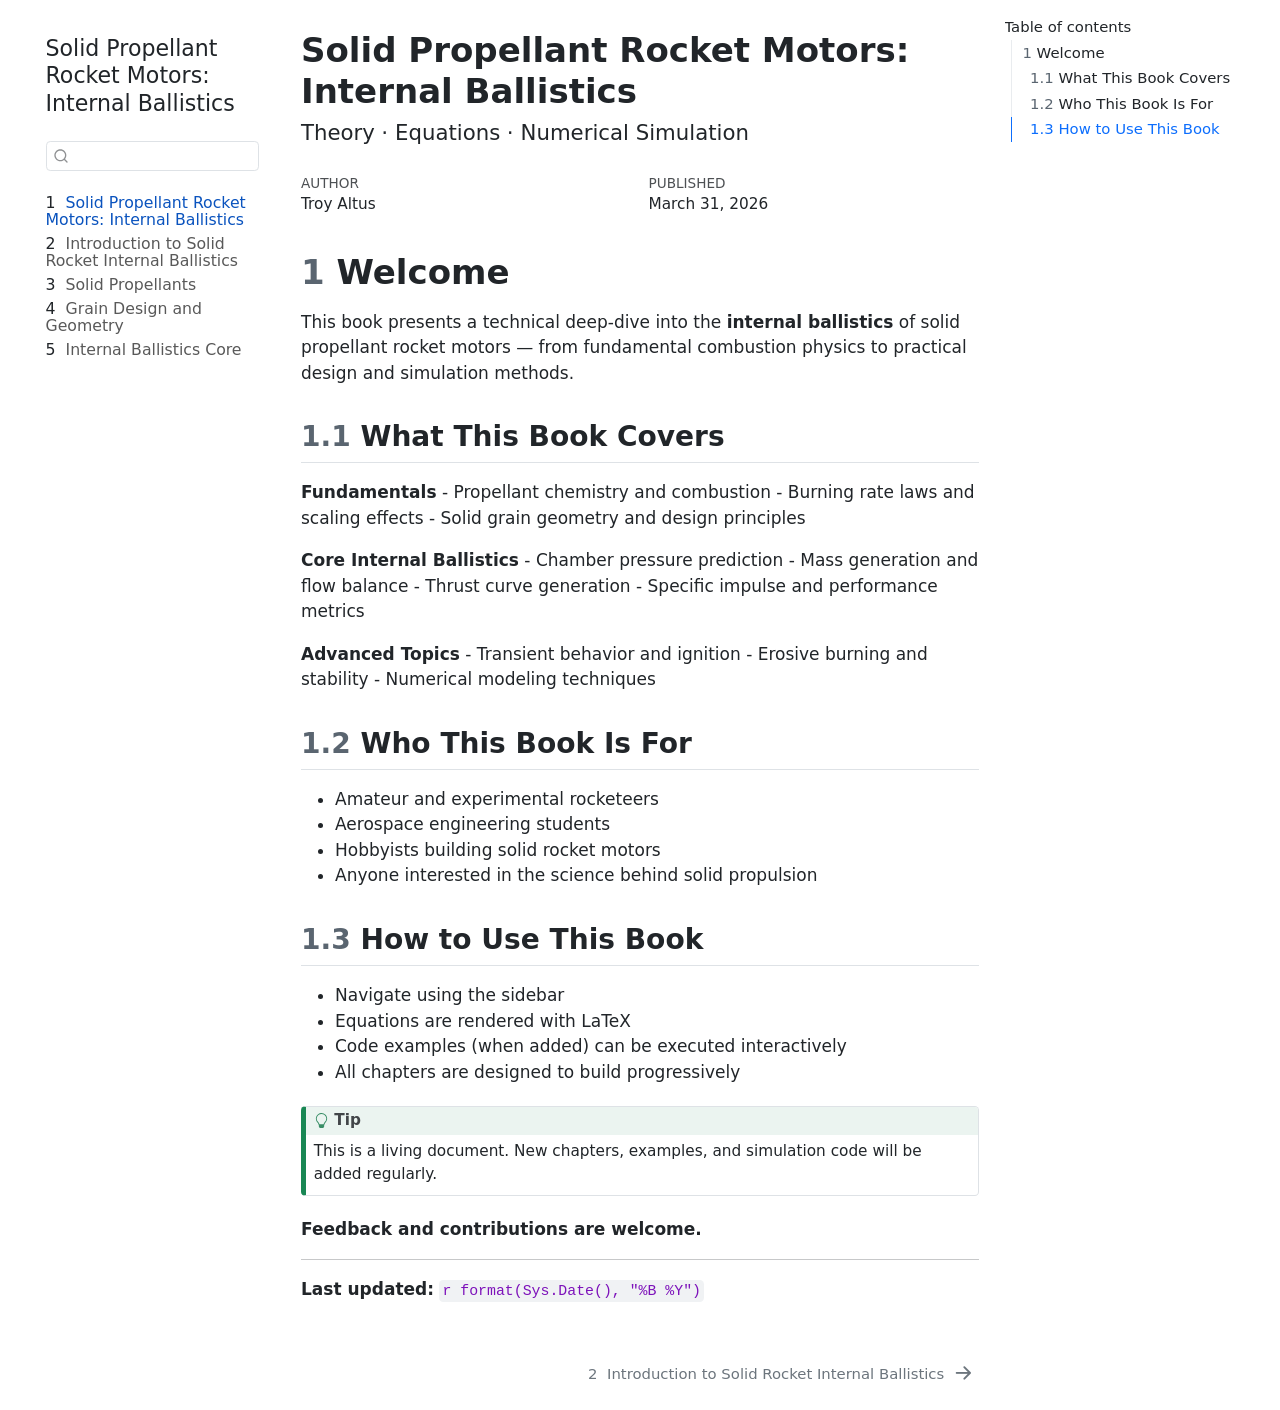
<file: index.html>
<!DOCTYPE html>
<html xmlns="http://www.w3.org/1999/xhtml" lang="en" xml:lang="en"><head>

<meta charset="utf-8">
<meta name="generator" content="quarto-1.9.36">

<meta name="viewport" content="width=device-width, initial-scale=1.0, user-scalable=yes">

<meta name="author" content="Troy Altus">
<meta name="dcterms.date" content="2026-03-31">

<title>Solid Propellant Rocket Motors: Internal Ballistics</title>
<style>
/* Default styles provided by pandoc.
** See https://pandoc.org/MANUAL.html#variables-for-html for config info.
*/
code{white-space: pre-wrap;}
span.smallcaps{font-variant: small-caps;}
div.columns{display: flex; gap: min(4vw, 1.5em);}
div.column{flex: auto; overflow-x: auto;}
div.hanging-indent{margin-left: 1.5em; text-indent: -1.5em;}
ul.task-list{list-style: none;}
ul.task-list li input[type="checkbox"] {
  width: 0.8em;
  margin: 0 0.8em 0.2em -1em; /* quarto-specific, see https://github.com/quarto-dev/quarto-cli/issues/4556 */ 
  vertical-align: middle;
}
</style>


<script src="site_libs/quarto-nav/quarto-nav.js"></script>
<script src="site_libs/quarto-nav/headroom.min.js"></script>
<script src="site_libs/clipboard/clipboard.min.js"></script>
<script src="site_libs/quarto-search/autocomplete.umd.js"></script>
<script src="site_libs/quarto-search/fuse.min.js"></script>
<script src="site_libs/quarto-search/quarto-search.js"></script>
<meta name="quarto:offset" content="./">
<link href="./chapters/01-intro.html" rel="next">
<script src="site_libs/quarto-html/quarto.js" type="module"></script>
<script src="site_libs/quarto-html/tabsets/tabsets.js" type="module"></script>
<script src="site_libs/quarto-html/popper.min.js"></script>
<script src="site_libs/quarto-html/tippy.umd.min.js"></script>
<script src="site_libs/quarto-html/anchor.min.js"></script>
<link href="site_libs/quarto-html/tippy.css" rel="stylesheet">
<link href="site_libs/quarto-html/quarto-syntax-highlighting-845c23b38eaddc0f92fda52bfe77a8c8.css" rel="stylesheet" id="quarto-text-highlighting-styles">
<script src="site_libs/bootstrap/bootstrap.min.js"></script>
<link href="site_libs/bootstrap/bootstrap-icons.css" rel="stylesheet">
<link href="site_libs/bootstrap/bootstrap-87aed0b8589e23e45aa8556edf37a91b.min.css" rel="stylesheet" append-hash="true" id="quarto-bootstrap" data-mode="light">
<script id="quarto-search-options" type="application/json">{
  "location": "sidebar",
  "copy-button": false,
  "collapse-after": 3,
  "panel-placement": "start",
  "type": "textbox",
  "limit": 50,
  "keyboard-shortcut": [
    "f",
    "/",
    "s"
  ],
  "show-item-context": false,
  "language": {
    "search-no-results-text": "No results",
    "search-matching-documents-text": "matching documents",
    "search-copy-link-title": "Copy link to search",
    "search-hide-matches-text": "Hide additional matches",
    "search-more-match-text": "more match in this document",
    "search-more-matches-text": "more matches in this document",
    "search-clear-button-title": "Clear",
    "search-text-placeholder": "",
    "search-detached-cancel-button-title": "Cancel",
    "search-submit-button-title": "Submit",
    "search-label": "Search"
  }
}</script>


</head>

<body class="nav-sidebar floating quarto-light">

<div id="quarto-search-results"></div>
  <header id="quarto-header" class="headroom fixed-top">
  <nav class="quarto-secondary-nav">
    <div class="container-fluid d-flex">
      <button type="button" class="quarto-btn-toggle btn" data-bs-toggle="collapse" role="button" data-bs-target=".quarto-sidebar-collapse-item" aria-controls="quarto-sidebar" aria-expanded="false" aria-label="Toggle sidebar navigation" onclick="if (window.quartoToggleHeadroom) { window.quartoToggleHeadroom(); }">
        <i class="bi bi-layout-text-sidebar-reverse"></i>
      </button>
        <nav class="quarto-page-breadcrumbs" aria-label="breadcrumb"><ol class="breadcrumb"><li class="breadcrumb-item"><a href="./index.html"><span class="chapter-number">1</span>&nbsp; <span class="chapter-title">Solid Propellant Rocket Motors: Internal Ballistics</span></a></li></ol></nav>
        <a class="flex-grow-1" role="navigation" data-bs-toggle="collapse" data-bs-target=".quarto-sidebar-collapse-item" aria-controls="quarto-sidebar" aria-expanded="false" aria-label="Toggle sidebar navigation" onclick="if (window.quartoToggleHeadroom) { window.quartoToggleHeadroom(); }">      
        </a>
      <button type="button" class="btn quarto-search-button" aria-label="Search" onclick="window.quartoOpenSearch();">
        <i class="bi bi-search"></i>
      </button>
    </div>
  </nav>
</header>
<!-- content -->
<div id="quarto-content" class="quarto-container page-columns page-rows-contents page-layout-article">
<!-- sidebar -->
  <nav id="quarto-sidebar" class="sidebar collapse collapse-horizontal quarto-sidebar-collapse-item sidebar-navigation floating overflow-auto">
    <div class="pt-lg-2 mt-2 text-left sidebar-header">
    <div class="sidebar-title mb-0 py-0">
      <a href="./">Solid Propellant Rocket Motors: Internal Ballistics</a> 
    </div>
      </div>
        <div class="mt-2 flex-shrink-0 align-items-center">
        <div class="sidebar-search">
        <div id="quarto-search" class="" title="Search"></div>
        </div>
        </div>
    <div class="sidebar-menu-container"> 
    <ul class="list-unstyled mt-1">
        <li class="sidebar-item">
  <div class="sidebar-item-container"> 
  <a href="./index.html" class="sidebar-item-text sidebar-link active">
 <span class="menu-text"><span class="chapter-number">1</span>&nbsp; <span class="chapter-title">Solid Propellant Rocket Motors: Internal Ballistics</span></span></a>
  </div>
</li>
        <li class="sidebar-item">
  <div class="sidebar-item-container"> 
  <a href="./chapters/01-intro.html" class="sidebar-item-text sidebar-link">
 <span class="menu-text"><span class="chapter-number">2</span>&nbsp; <span class="chapter-title">Introduction to Solid Rocket Internal Ballistics</span></span></a>
  </div>
</li>
        <li class="sidebar-item">
  <div class="sidebar-item-container"> 
  <a href="./chapters/02-propellants.html" class="sidebar-item-text sidebar-link">
 <span class="menu-text"><span class="chapter-number">3</span>&nbsp; <span class="chapter-title">Solid Propellants</span></span></a>
  </div>
</li>
        <li class="sidebar-item">
  <div class="sidebar-item-container"> 
  <a href="./chapters/03-grain-design.html" class="sidebar-item-text sidebar-link">
 <span class="menu-text"><span class="chapter-number">4</span>&nbsp; <span class="chapter-title">Grain Design and Geometry</span></span></a>
  </div>
</li>
        <li class="sidebar-item">
  <div class="sidebar-item-container"> 
  <a href="./chapters/04-internal-ballistics.html" class="sidebar-item-text sidebar-link">
 <span class="menu-text"><span class="chapter-number">5</span>&nbsp; <span class="chapter-title">Internal Ballistics Core</span></span></a>
  </div>
</li>
    </ul>
    </div>
</nav>
<div id="quarto-sidebar-glass" class="quarto-sidebar-collapse-item" data-bs-toggle="collapse" data-bs-target=".quarto-sidebar-collapse-item"></div>
<!-- margin-sidebar -->
    <div id="quarto-margin-sidebar" class="sidebar margin-sidebar">
        <nav id="TOC" role="doc-toc" class="toc-active">
    <h2 id="toc-title">Table of contents</h2>
   
  <ul>
  <li><a href="#welcome" id="toc-welcome" class="nav-link active" data-scroll-target="#welcome"><span class="header-section-number">1</span> Welcome</a>
  <ul class="collapse">
  <li><a href="#what-this-book-covers" id="toc-what-this-book-covers" class="nav-link" data-scroll-target="#what-this-book-covers"><span class="header-section-number">1.1</span> What This Book Covers</a></li>
  <li><a href="#who-this-book-is-for" id="toc-who-this-book-is-for" class="nav-link" data-scroll-target="#who-this-book-is-for"><span class="header-section-number">1.2</span> Who This Book Is For</a></li>
  <li><a href="#how-to-use-this-book" id="toc-how-to-use-this-book" class="nav-link" data-scroll-target="#how-to-use-this-book"><span class="header-section-number">1.3</span> How to Use This Book</a></li>
  </ul></li>
  </ul>
</nav>
    </div>
<!-- main -->
<main class="content" id="quarto-document-content">

<header id="title-block-header" class="quarto-title-block default">
<div class="quarto-title">
<h1 class="title">Solid Propellant Rocket Motors: Internal Ballistics</h1>
<p class="subtitle lead">Theory ⋅ Equations ⋅ Numerical Simulation</p>
</div>



<div class="quarto-title-meta">

    <div>
    <div class="quarto-title-meta-heading">Author</div>
    <div class="quarto-title-meta-contents">
             <p>Troy Altus </p>
          </div>
  </div>
    
    <div>
    <div class="quarto-title-meta-heading">Published</div>
    <div class="quarto-title-meta-contents">
      <p class="date">March 31, 2026</p>
    </div>
  </div>
  
    
  </div>
  


</header>


<section id="welcome" class="level1" data-number="1">
<h1 data-number="1"><span class="header-section-number">1</span> Welcome</h1>
<p>This book presents a technical deep-dive into the <strong>internal ballistics</strong> of solid propellant rocket motors — from fundamental combustion physics to practical design and simulation methods.</p>
<section id="what-this-book-covers" class="level2" data-number="1.1">
<h2 data-number="1.1" class="anchored" data-anchor-id="what-this-book-covers"><span class="header-section-number">1.1</span> What This Book Covers</h2>
<p><strong>Fundamentals</strong> - Propellant chemistry and combustion - Burning rate laws and scaling effects - Solid grain geometry and design principles</p>
<p><strong>Core Internal Ballistics</strong> - Chamber pressure prediction - Mass generation and flow balance - Thrust curve generation - Specific impulse and performance metrics</p>
<p><strong>Advanced Topics</strong> - Transient behavior and ignition - Erosive burning and stability - Numerical modeling techniques</p>
</section>
<section id="who-this-book-is-for" class="level2" data-number="1.2">
<h2 data-number="1.2" class="anchored" data-anchor-id="who-this-book-is-for"><span class="header-section-number">1.2</span> Who This Book Is For</h2>
<ul>
<li>Amateur and experimental rocketeers</li>
<li>Aerospace engineering students</li>
<li>Hobbyists building solid rocket motors</li>
<li>Anyone interested in the science behind solid propulsion</li>
</ul>
</section>
<section id="how-to-use-this-book" class="level2" data-number="1.3">
<h2 data-number="1.3" class="anchored" data-anchor-id="how-to-use-this-book"><span class="header-section-number">1.3</span> How to Use This Book</h2>
<ul>
<li>Navigate using the sidebar</li>
<li>Equations are rendered with LaTeX</li>
<li>Code examples (when added) can be executed interactively</li>
<li>All chapters are designed to build progressively</li>
</ul>
<div class="callout callout-style-default callout-tip callout-titled">
<div class="callout-header d-flex align-content-center">
<div class="callout-icon-container">
<i class="callout-icon"></i>
</div>
<div class="callout-title-container flex-fill">
Tip
</div>
</div>
<div class="callout-body-container callout-body">
<p>This is a living document. New chapters, examples, and simulation code will be added regularly.</p>
</div>
</div>
<p><strong>Feedback and contributions are welcome.</strong></p>
<hr>
<p><strong>Last updated:</strong> <code>r format(Sys.Date(), "%B %Y")</code></p>


</section>
</section>

</main> <!-- /main -->
<script id="quarto-html-after-body" type="application/javascript">
  window.document.addEventListener("DOMContentLoaded", function (event) {
    const icon = "";
    const anchorJS = new window.AnchorJS();
    anchorJS.options = {
      placement: 'right',
      icon: icon
    };
    anchorJS.add('.anchored');
    const isCodeAnnotation = (el) => {
      for (const clz of el.classList) {
        if (clz.startsWith('code-annotation-')) {                     
          return true;
        }
      }
      return false;
    }
    const onCopySuccess = function(e) {
      // button target
      const button = e.trigger;
      // don't keep focus
      button.blur();
      // flash "checked"
      button.classList.add('code-copy-button-checked');
      var currentTitle = button.getAttribute("title");
      button.setAttribute("title", "Copied!");
      let tooltip;
      if (window.bootstrap) {
        button.setAttribute("data-bs-toggle", "tooltip");
        button.setAttribute("data-bs-placement", "left");
        button.setAttribute("data-bs-title", "Copied!");
        tooltip = new bootstrap.Tooltip(button, 
          { trigger: "manual", 
            customClass: "code-copy-button-tooltip",
            offset: [0, -8]});
        tooltip.show();    
      }
      setTimeout(function() {
        if (tooltip) {
          tooltip.hide();
          button.removeAttribute("data-bs-title");
          button.removeAttribute("data-bs-toggle");
          button.removeAttribute("data-bs-placement");
        }
        button.setAttribute("title", currentTitle);
        button.classList.remove('code-copy-button-checked');
      }, 1000);
      // clear code selection
      e.clearSelection();
    }
    const getTextToCopy = function(trigger) {
      const outerScaffold = trigger.parentElement.cloneNode(true);
      const codeEl = outerScaffold.querySelector('code');
      for (const childEl of codeEl.children) {
        if (isCodeAnnotation(childEl)) {
          childEl.remove();
        }
      }
      return codeEl.innerText;
    }
    const clipboard = new window.ClipboardJS('.code-copy-button:not([data-in-quarto-modal])', {
      text: getTextToCopy
    });
    clipboard.on('success', onCopySuccess);
    if (window.document.getElementById('quarto-embedded-source-code-modal')) {
      const clipboardModal = new window.ClipboardJS('.code-copy-button[data-in-quarto-modal]', {
        text: getTextToCopy,
        container: window.document.getElementById('quarto-embedded-source-code-modal')
      });
      clipboardModal.on('success', onCopySuccess);
    }
      var localhostRegex = new RegExp(/^(?:http|https):\/\/localhost\:?[0-9]*\//);
      var mailtoRegex = new RegExp(/^mailto:/);
        var filterRegex = new RegExp('/' + window.location.host + '/');
      var isInternal = (href) => {
          return filterRegex.test(href) || localhostRegex.test(href) || mailtoRegex.test(href);
      }
      // Inspect non-navigation links and adorn them if external
     var links = window.document.querySelectorAll('a[href]:not(.nav-link):not(.navbar-brand):not(.toc-action):not(.sidebar-link):not(.sidebar-item-toggle):not(.pagination-link):not(.no-external):not([aria-hidden]):not(.dropdown-item):not(.quarto-navigation-tool):not(.about-link)');
      for (var i=0; i<links.length; i++) {
        const link = links[i];
        if (!isInternal(link.href)) {
          // undo the damage that might have been done by quarto-nav.js in the case of
          // links that we want to consider external
          if (link.dataset.originalHref !== undefined) {
            link.href = link.dataset.originalHref;
          }
        }
      }
    function tippyHover(el, contentFn, onTriggerFn, onUntriggerFn) {
      const config = {
        allowHTML: true,
        maxWidth: 500,
        delay: 100,
        arrow: false,
        appendTo: function(el) {
            return el.parentElement;
        },
        interactive: true,
        interactiveBorder: 10,
        theme: 'quarto',
        placement: 'bottom-start',
      };
      if (contentFn) {
        config.content = contentFn;
      }
      if (onTriggerFn) {
        config.onTrigger = onTriggerFn;
      }
      if (onUntriggerFn) {
        config.onUntrigger = onUntriggerFn;
      }
      window.tippy(el, config); 
    }
    const noterefs = window.document.querySelectorAll('a[role="doc-noteref"]');
    for (var i=0; i<noterefs.length; i++) {
      const ref = noterefs[i];
      tippyHover(ref, function() {
        // use id or data attribute instead here
        let href = ref.getAttribute('data-footnote-href') || ref.getAttribute('href');
        try { href = new URL(href).hash; } catch {}
        const id = href.replace(/^#\/?/, "");
        const note = window.document.getElementById(id);
        if (note) {
          return note.innerHTML;
        } else {
          return "";
        }
      });
    }
    const xrefs = window.document.querySelectorAll('a.quarto-xref');
    const processXRef = (id, note) => {
      // Strip column container classes
      const stripColumnClz = (el) => {
        el.classList.remove("page-full", "page-columns");
        if (el.children) {
          for (const child of el.children) {
            stripColumnClz(child);
          }
        }
      }
      stripColumnClz(note)
      if (id === null || id.startsWith('sec-')) {
        // Special case sections, only their first couple elements
        const container = document.createElement("div");
        if (note.children && note.children.length > 2) {
          container.appendChild(note.children[0].cloneNode(true));
          for (let i = 1; i < note.children.length; i++) {
            const child = note.children[i];
            if (child.tagName === "P" && child.innerText === "") {
              continue;
            } else {
              container.appendChild(child.cloneNode(true));
              break;
            }
          }
          if (window.Quarto?.typesetMath) {
            window.Quarto.typesetMath(container);
          }
          return container.innerHTML
        } else {
          if (window.Quarto?.typesetMath) {
            window.Quarto.typesetMath(note);
          }
          return note.innerHTML;
        }
      } else {
        // Remove any anchor links if they are present
        const anchorLink = note.querySelector('a.anchorjs-link');
        if (anchorLink) {
          anchorLink.remove();
        }
        if (window.Quarto?.typesetMath) {
          window.Quarto.typesetMath(note);
        }
        if (note.classList.contains("callout")) {
          return note.outerHTML;
        } else {
          return note.innerHTML;
        }
      }
    }
    for (var i=0; i<xrefs.length; i++) {
      const xref = xrefs[i];
      tippyHover(xref, undefined, function(instance) {
        instance.disable();
        let url = xref.getAttribute('href');
        let hash = undefined; 
        if (url.startsWith('#')) {
          hash = url;
        } else {
          try { hash = new URL(url).hash; } catch {}
        }
        if (hash) {
          const id = hash.replace(/^#\/?/, "");
          const note = window.document.getElementById(id);
          if (note !== null) {
            try {
              const html = processXRef(id, note.cloneNode(true));
              instance.setContent(html);
            } finally {
              instance.enable();
              instance.show();
            }
          } else {
            // See if we can fetch this
            fetch(url.split('#')[0])
            .then(res => res.text())
            .then(html => {
              const parser = new DOMParser();
              const htmlDoc = parser.parseFromString(html, "text/html");
              const note = htmlDoc.getElementById(id);
              if (note !== null) {
                const html = processXRef(id, note);
                instance.setContent(html);
              } 
            }).finally(() => {
              instance.enable();
              instance.show();
            });
          }
        } else {
          // See if we can fetch a full url (with no hash to target)
          // This is a special case and we should probably do some content thinning / targeting
          fetch(url)
          .then(res => res.text())
          .then(html => {
            const parser = new DOMParser();
            const htmlDoc = parser.parseFromString(html, "text/html");
            const note = htmlDoc.querySelector('main.content');
            if (note !== null) {
              // This should only happen for chapter cross references
              // (since there is no id in the URL)
              // remove the first header
              if (note.children.length > 0 && note.children[0].tagName === "HEADER") {
                note.children[0].remove();
              }
              const html = processXRef(null, note);
              instance.setContent(html);
            } 
          }).finally(() => {
            instance.enable();
            instance.show();
          });
        }
      }, function(instance) {
      });
    }
        let selectedAnnoteEl;
        const selectorForAnnotation = ( cell, annotation) => {
          let cellAttr = 'data-code-cell="' + cell + '"';
          let lineAttr = 'data-code-annotation="' +  annotation + '"';
          const selector = 'span[' + cellAttr + '][' + lineAttr + ']';
          return selector;
        }
        const selectCodeLines = (annoteEl) => {
          const doc = window.document;
          const targetCell = annoteEl.getAttribute("data-target-cell");
          const targetAnnotation = annoteEl.getAttribute("data-target-annotation");
          const annoteSpan = window.document.querySelector(selectorForAnnotation(targetCell, targetAnnotation));
          const lines = annoteSpan.getAttribute("data-code-lines").split(",");
          const lineIds = lines.map((line) => {
            return targetCell + "-" + line;
          })
          let top = null;
          let height = null;
          let parent = null;
          if (lineIds.length > 0) {
              //compute the position of the single el (top and bottom and make a div)
              const el = window.document.getElementById(lineIds[0]);
              top = el.offsetTop;
              height = el.offsetHeight;
              parent = el.parentElement.parentElement;
            if (lineIds.length > 1) {
              const lastEl = window.document.getElementById(lineIds[lineIds.length - 1]);
              const bottom = lastEl.offsetTop + lastEl.offsetHeight;
              height = bottom - top;
            }
            if (top !== null && height !== null && parent !== null) {
              // cook up a div (if necessary) and position it 
              let div = window.document.getElementById("code-annotation-line-highlight");
              if (div === null) {
                div = window.document.createElement("div");
                div.setAttribute("id", "code-annotation-line-highlight");
                div.style.position = 'absolute';
                parent.appendChild(div);
              }
              div.style.top = top - 2 + "px";
              div.style.height = height + 4 + "px";
              div.style.left = 0;
              let gutterDiv = window.document.getElementById("code-annotation-line-highlight-gutter");
              if (gutterDiv === null) {
                gutterDiv = window.document.createElement("div");
                gutterDiv.setAttribute("id", "code-annotation-line-highlight-gutter");
                gutterDiv.style.position = 'absolute';
                const codeCell = window.document.getElementById(targetCell);
                const gutter = codeCell.querySelector('.code-annotation-gutter');
                gutter.appendChild(gutterDiv);
              }
              gutterDiv.style.top = top - 2 + "px";
              gutterDiv.style.height = height + 4 + "px";
            }
            selectedAnnoteEl = annoteEl;
          }
        };
        const unselectCodeLines = () => {
          const elementsIds = ["code-annotation-line-highlight", "code-annotation-line-highlight-gutter"];
          elementsIds.forEach((elId) => {
            const div = window.document.getElementById(elId);
            if (div) {
              div.remove();
            }
          });
          selectedAnnoteEl = undefined;
        };
          // Handle positioning of the toggle
      window.addEventListener(
        "resize",
        throttle(() => {
          elRect = undefined;
          if (selectedAnnoteEl) {
            selectCodeLines(selectedAnnoteEl);
          }
        }, 10)
      );
      function throttle(fn, ms) {
      let throttle = false;
      let timer;
        return (...args) => {
          if(!throttle) { // first call gets through
              fn.apply(this, args);
              throttle = true;
          } else { // all the others get throttled
              if(timer) clearTimeout(timer); // cancel #2
              timer = setTimeout(() => {
                fn.apply(this, args);
                timer = throttle = false;
              }, ms);
          }
        };
      }
        // Attach click handler to the DT
        const annoteDls = window.document.querySelectorAll('dt[data-target-cell]');
        for (const annoteDlNode of annoteDls) {
          annoteDlNode.addEventListener('click', (event) => {
            const clickedEl = event.target;
            if (clickedEl !== selectedAnnoteEl) {
              unselectCodeLines();
              const activeEl = window.document.querySelector('dt[data-target-cell].code-annotation-active');
              if (activeEl) {
                activeEl.classList.remove('code-annotation-active');
              }
              selectCodeLines(clickedEl);
              clickedEl.classList.add('code-annotation-active');
            } else {
              // Unselect the line
              unselectCodeLines();
              clickedEl.classList.remove('code-annotation-active');
            }
          });
        }
    const findCites = (el) => {
      const parentEl = el.parentElement;
      if (parentEl) {
        const cites = parentEl.dataset.cites;
        if (cites) {
          return {
            el,
            cites: cites.split(' ')
          };
        } else {
          return findCites(el.parentElement)
        }
      } else {
        return undefined;
      }
    };
    var bibliorefs = window.document.querySelectorAll('a[role="doc-biblioref"]');
    for (var i=0; i<bibliorefs.length; i++) {
      const ref = bibliorefs[i];
      const citeInfo = findCites(ref);
      if (citeInfo) {
        tippyHover(citeInfo.el, function() {
          var popup = window.document.createElement('div');
          citeInfo.cites.forEach(function(cite) {
            var citeDiv = window.document.createElement('div');
            citeDiv.classList.add('hanging-indent');
            citeDiv.classList.add('csl-entry');
            var biblioDiv = window.document.getElementById('ref-' + cite);
            if (biblioDiv) {
              citeDiv.innerHTML = biblioDiv.innerHTML;
            }
            popup.appendChild(citeDiv);
          });
          return popup.innerHTML;
        });
      }
    }
  });
  </script>
<nav class="page-navigation">
  <div class="nav-page nav-page-previous">
  </div>
  <div class="nav-page nav-page-next">
      <a href="./chapters/01-intro.html" class="pagination-link" aria-label="Introduction to Solid Rocket Internal Ballistics">
        <span class="nav-page-text"><span class="chapter-number">2</span>&nbsp; <span class="chapter-title">Introduction to Solid Rocket Internal Ballistics</span></span> <i class="bi bi-arrow-right-short"></i>
      </a>
  </div>
</nav>
</div> <!-- /content -->




</body></html>
</file>
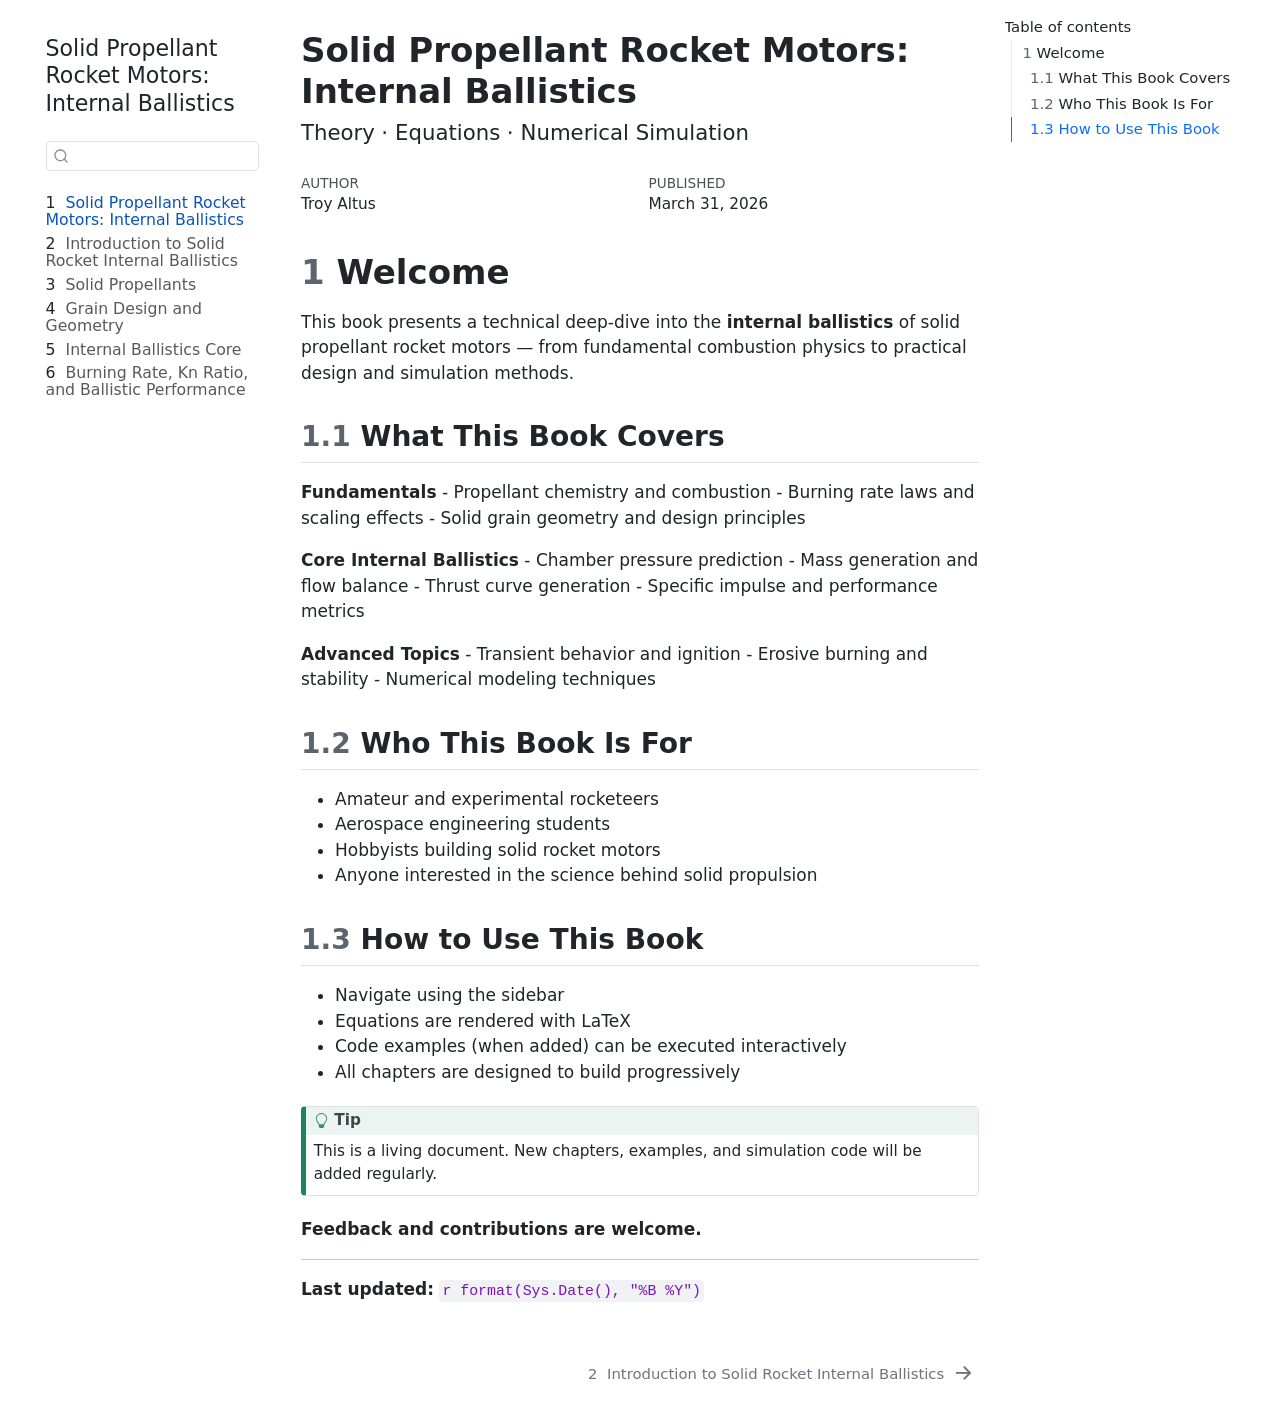
<file: docs/index.html>
<!DOCTYPE html>
<html xmlns="http://www.w3.org/1999/xhtml" lang="en" xml:lang="en"><head>

<meta charset="utf-8">
<meta name="generator" content="quarto-1.9.36">

<meta name="viewport" content="width=device-width, initial-scale=1.0, user-scalable=yes">

<meta name="author" content="Troy Altus">
<meta name="dcterms.date" content="2026-03-31">

<title>Solid Propellant Rocket Motors: Internal Ballistics</title>
<style>
/* Default styles provided by pandoc.
** See https://pandoc.org/MANUAL.html#variables-for-html for config info.
*/
code{white-space: pre-wrap;}
span.smallcaps{font-variant: small-caps;}
div.columns{display: flex; gap: min(4vw, 1.5em);}
div.column{flex: auto; overflow-x: auto;}
div.hanging-indent{margin-left: 1.5em; text-indent: -1.5em;}
ul.task-list{list-style: none;}
ul.task-list li input[type="checkbox"] {
  width: 0.8em;
  margin: 0 0.8em 0.2em -1em; /* quarto-specific, see https://github.com/quarto-dev/quarto-cli/issues/4556 */ 
  vertical-align: middle;
}
</style>


<script src="site_libs/quarto-nav/quarto-nav.js"></script>
<script src="site_libs/quarto-nav/headroom.min.js"></script>
<script src="site_libs/clipboard/clipboard.min.js"></script>
<script src="site_libs/quarto-search/autocomplete.umd.js"></script>
<script src="site_libs/quarto-search/fuse.min.js"></script>
<script src="site_libs/quarto-search/quarto-search.js"></script>
<meta name="quarto:offset" content="./">
<link href="./chapters/01-intro.html" rel="next">
<script src="site_libs/quarto-html/quarto.js" type="module"></script>
<script src="site_libs/quarto-html/tabsets/tabsets.js" type="module"></script>
<script src="site_libs/quarto-html/popper.min.js"></script>
<script src="site_libs/quarto-html/tippy.umd.min.js"></script>
<script src="site_libs/quarto-html/anchor.min.js"></script>
<link href="site_libs/quarto-html/tippy.css" rel="stylesheet">
<link href="site_libs/quarto-html/quarto-syntax-highlighting-845c23b38eaddc0f92fda52bfe77a8c8.css" rel="stylesheet" id="quarto-text-highlighting-styles">
<script src="site_libs/bootstrap/bootstrap.min.js"></script>
<link href="site_libs/bootstrap/bootstrap-icons.css" rel="stylesheet">
<link href="site_libs/bootstrap/bootstrap-87aed0b8589e23e45aa8556edf37a91b.min.css" rel="stylesheet" append-hash="true" id="quarto-bootstrap" data-mode="light">
<script id="quarto-search-options" type="application/json">{
  "location": "sidebar",
  "copy-button": false,
  "collapse-after": 3,
  "panel-placement": "start",
  "type": "textbox",
  "limit": 50,
  "keyboard-shortcut": [
    "f",
    "/",
    "s"
  ],
  "show-item-context": false,
  "language": {
    "search-no-results-text": "No results",
    "search-matching-documents-text": "matching documents",
    "search-copy-link-title": "Copy link to search",
    "search-hide-matches-text": "Hide additional matches",
    "search-more-match-text": "more match in this document",
    "search-more-matches-text": "more matches in this document",
    "search-clear-button-title": "Clear",
    "search-text-placeholder": "",
    "search-detached-cancel-button-title": "Cancel",
    "search-submit-button-title": "Submit",
    "search-label": "Search"
  }
}</script>


</head>

<body class="nav-sidebar floating quarto-light">

<div id="quarto-search-results"></div>
  <header id="quarto-header" class="headroom fixed-top">
  <nav class="quarto-secondary-nav">
    <div class="container-fluid d-flex">
      <button type="button" class="quarto-btn-toggle btn" data-bs-toggle="collapse" role="button" data-bs-target=".quarto-sidebar-collapse-item" aria-controls="quarto-sidebar" aria-expanded="false" aria-label="Toggle sidebar navigation" onclick="if (window.quartoToggleHeadroom) { window.quartoToggleHeadroom(); }">
        <i class="bi bi-layout-text-sidebar-reverse"></i>
      </button>
        <nav class="quarto-page-breadcrumbs" aria-label="breadcrumb"><ol class="breadcrumb"><li class="breadcrumb-item"><a href="./index.html"><span class="chapter-number">1</span>&nbsp; <span class="chapter-title">Solid Propellant Rocket Motors: Internal Ballistics</span></a></li></ol></nav>
        <a class="flex-grow-1" role="navigation" data-bs-toggle="collapse" data-bs-target=".quarto-sidebar-collapse-item" aria-controls="quarto-sidebar" aria-expanded="false" aria-label="Toggle sidebar navigation" onclick="if (window.quartoToggleHeadroom) { window.quartoToggleHeadroom(); }">      
        </a>
      <button type="button" class="btn quarto-search-button" aria-label="Search" onclick="window.quartoOpenSearch();">
        <i class="bi bi-search"></i>
      </button>
    </div>
  </nav>
</header>
<!-- content -->
<div id="quarto-content" class="quarto-container page-columns page-rows-contents page-layout-article">
<!-- sidebar -->
  <nav id="quarto-sidebar" class="sidebar collapse collapse-horizontal quarto-sidebar-collapse-item sidebar-navigation floating overflow-auto">
    <div class="pt-lg-2 mt-2 text-left sidebar-header">
    <div class="sidebar-title mb-0 py-0">
      <a href="./">Solid Propellant Rocket Motors: Internal Ballistics</a> 
    </div>
      </div>
        <div class="mt-2 flex-shrink-0 align-items-center">
        <div class="sidebar-search">
        <div id="quarto-search" class="" title="Search"></div>
        </div>
        </div>
    <div class="sidebar-menu-container"> 
    <ul class="list-unstyled mt-1">
        <li class="sidebar-item">
  <div class="sidebar-item-container"> 
  <a href="./index.html" class="sidebar-item-text sidebar-link active">
 <span class="menu-text"><span class="chapter-number">1</span>&nbsp; <span class="chapter-title">Solid Propellant Rocket Motors: Internal Ballistics</span></span></a>
  </div>
</li>
        <li class="sidebar-item">
  <div class="sidebar-item-container"> 
  <a href="./chapters/01-intro.html" class="sidebar-item-text sidebar-link">
 <span class="menu-text"><span class="chapter-number">2</span>&nbsp; <span class="chapter-title">Introduction to Solid Rocket Internal Ballistics</span></span></a>
  </div>
</li>
        <li class="sidebar-item">
  <div class="sidebar-item-container"> 
  <a href="./chapters/02-propellants.html" class="sidebar-item-text sidebar-link">
 <span class="menu-text"><span class="chapter-number">3</span>&nbsp; <span class="chapter-title">Solid Propellants</span></span></a>
  </div>
</li>
        <li class="sidebar-item">
  <div class="sidebar-item-container"> 
  <a href="./chapters/03-grain-design.html" class="sidebar-item-text sidebar-link">
 <span class="menu-text"><span class="chapter-number">4</span>&nbsp; <span class="chapter-title">Grain Design and Geometry</span></span></a>
  </div>
</li>
        <li class="sidebar-item">
  <div class="sidebar-item-container"> 
  <a href="./chapters/04-internal-ballistics.html" class="sidebar-item-text sidebar-link">
 <span class="menu-text"><span class="chapter-number">5</span>&nbsp; <span class="chapter-title">Internal Ballistics Core</span></span></a>
  </div>
</li>
        <li class="sidebar-item">
  <div class="sidebar-item-container"> 
  <a href="./chapters/05-burning-rate-and-kn.html" class="sidebar-item-text sidebar-link">
 <span class="menu-text"><span class="chapter-number">6</span>&nbsp; <span class="chapter-title">Burning Rate, Kn Ratio, and Ballistic Performance</span></span></a>
  </div>
</li>
    </ul>
    </div>
</nav>
<div id="quarto-sidebar-glass" class="quarto-sidebar-collapse-item" data-bs-toggle="collapse" data-bs-target=".quarto-sidebar-collapse-item"></div>
<!-- margin-sidebar -->
    <div id="quarto-margin-sidebar" class="sidebar margin-sidebar">
        <nav id="TOC" role="doc-toc" class="toc-active">
    <h2 id="toc-title">Table of contents</h2>
   
  <ul>
  <li><a href="#welcome" id="toc-welcome" class="nav-link active" data-scroll-target="#welcome"><span class="header-section-number">1</span> Welcome</a>
  <ul class="collapse">
  <li><a href="#what-this-book-covers" id="toc-what-this-book-covers" class="nav-link" data-scroll-target="#what-this-book-covers"><span class="header-section-number">1.1</span> What This Book Covers</a></li>
  <li><a href="#who-this-book-is-for" id="toc-who-this-book-is-for" class="nav-link" data-scroll-target="#who-this-book-is-for"><span class="header-section-number">1.2</span> Who This Book Is For</a></li>
  <li><a href="#how-to-use-this-book" id="toc-how-to-use-this-book" class="nav-link" data-scroll-target="#how-to-use-this-book"><span class="header-section-number">1.3</span> How to Use This Book</a></li>
  </ul></li>
  </ul>
</nav>
    </div>
<!-- main -->
<main class="content" id="quarto-document-content">

<header id="title-block-header" class="quarto-title-block default">
<div class="quarto-title">
<h1 class="title">Solid Propellant Rocket Motors: Internal Ballistics</h1>
<p class="subtitle lead">Theory ⋅ Equations ⋅ Numerical Simulation</p>
</div>



<div class="quarto-title-meta">

    <div>
    <div class="quarto-title-meta-heading">Author</div>
    <div class="quarto-title-meta-contents">
             <p>Troy Altus </p>
          </div>
  </div>
    
    <div>
    <div class="quarto-title-meta-heading">Published</div>
    <div class="quarto-title-meta-contents">
      <p class="date">March 31, 2026</p>
    </div>
  </div>
  
    
  </div>
  


</header>


<section id="welcome" class="level1" data-number="1">
<h1 data-number="1"><span class="header-section-number">1</span> Welcome</h1>
<p>This book presents a technical deep-dive into the <strong>internal ballistics</strong> of solid propellant rocket motors — from fundamental combustion physics to practical design and simulation methods.</p>
<section id="what-this-book-covers" class="level2" data-number="1.1">
<h2 data-number="1.1" class="anchored" data-anchor-id="what-this-book-covers"><span class="header-section-number">1.1</span> What This Book Covers</h2>
<p><strong>Fundamentals</strong> - Propellant chemistry and combustion - Burning rate laws and scaling effects - Solid grain geometry and design principles</p>
<p><strong>Core Internal Ballistics</strong> - Chamber pressure prediction - Mass generation and flow balance - Thrust curve generation - Specific impulse and performance metrics</p>
<p><strong>Advanced Topics</strong> - Transient behavior and ignition - Erosive burning and stability - Numerical modeling techniques</p>
</section>
<section id="who-this-book-is-for" class="level2" data-number="1.2">
<h2 data-number="1.2" class="anchored" data-anchor-id="who-this-book-is-for"><span class="header-section-number">1.2</span> Who This Book Is For</h2>
<ul>
<li>Amateur and experimental rocketeers</li>
<li>Aerospace engineering students</li>
<li>Hobbyists building solid rocket motors</li>
<li>Anyone interested in the science behind solid propulsion</li>
</ul>
</section>
<section id="how-to-use-this-book" class="level2" data-number="1.3">
<h2 data-number="1.3" class="anchored" data-anchor-id="how-to-use-this-book"><span class="header-section-number">1.3</span> How to Use This Book</h2>
<ul>
<li>Navigate using the sidebar</li>
<li>Equations are rendered with LaTeX</li>
<li>Code examples (when added) can be executed interactively</li>
<li>All chapters are designed to build progressively</li>
</ul>
<div class="callout callout-style-default callout-tip callout-titled">
<div class="callout-header d-flex align-content-center">
<div class="callout-icon-container">
<i class="callout-icon"></i>
</div>
<div class="callout-title-container flex-fill">
Tip
</div>
</div>
<div class="callout-body-container callout-body">
<p>This is a living document. New chapters, examples, and simulation code will be added regularly.</p>
</div>
</div>
<p><strong>Feedback and contributions are welcome.</strong></p>
<hr>
<p><strong>Last updated:</strong> <code>r format(Sys.Date(), "%B %Y")</code></p>


</section>
</section>

</main> <!-- /main -->
<script id="quarto-html-after-body" type="application/javascript">
  window.document.addEventListener("DOMContentLoaded", function (event) {
    const icon = "";
    const anchorJS = new window.AnchorJS();
    anchorJS.options = {
      placement: 'right',
      icon: icon
    };
    anchorJS.add('.anchored');
    const isCodeAnnotation = (el) => {
      for (const clz of el.classList) {
        if (clz.startsWith('code-annotation-')) {                     
          return true;
        }
      }
      return false;
    }
    const onCopySuccess = function(e) {
      // button target
      const button = e.trigger;
      // don't keep focus
      button.blur();
      // flash "checked"
      button.classList.add('code-copy-button-checked');
      var currentTitle = button.getAttribute("title");
      button.setAttribute("title", "Copied!");
      let tooltip;
      if (window.bootstrap) {
        button.setAttribute("data-bs-toggle", "tooltip");
        button.setAttribute("data-bs-placement", "left");
        button.setAttribute("data-bs-title", "Copied!");
        tooltip = new bootstrap.Tooltip(button, 
          { trigger: "manual", 
            customClass: "code-copy-button-tooltip",
            offset: [0, -8]});
        tooltip.show();    
      }
      setTimeout(function() {
        if (tooltip) {
          tooltip.hide();
          button.removeAttribute("data-bs-title");
          button.removeAttribute("data-bs-toggle");
          button.removeAttribute("data-bs-placement");
        }
        button.setAttribute("title", currentTitle);
        button.classList.remove('code-copy-button-checked');
      }, 1000);
      // clear code selection
      e.clearSelection();
    }
    const getTextToCopy = function(trigger) {
      const outerScaffold = trigger.parentElement.cloneNode(true);
      const codeEl = outerScaffold.querySelector('code');
      for (const childEl of codeEl.children) {
        if (isCodeAnnotation(childEl)) {
          childEl.remove();
        }
      }
      return codeEl.innerText;
    }
    const clipboard = new window.ClipboardJS('.code-copy-button:not([data-in-quarto-modal])', {
      text: getTextToCopy
    });
    clipboard.on('success', onCopySuccess);
    if (window.document.getElementById('quarto-embedded-source-code-modal')) {
      const clipboardModal = new window.ClipboardJS('.code-copy-button[data-in-quarto-modal]', {
        text: getTextToCopy,
        container: window.document.getElementById('quarto-embedded-source-code-modal')
      });
      clipboardModal.on('success', onCopySuccess);
    }
      var localhostRegex = new RegExp(/^(?:http|https):\/\/localhost\:?[0-9]*\//);
      var mailtoRegex = new RegExp(/^mailto:/);
        var filterRegex = new RegExp('/' + window.location.host + '/');
      var isInternal = (href) => {
          return filterRegex.test(href) || localhostRegex.test(href) || mailtoRegex.test(href);
      }
      // Inspect non-navigation links and adorn them if external
     var links = window.document.querySelectorAll('a[href]:not(.nav-link):not(.navbar-brand):not(.toc-action):not(.sidebar-link):not(.sidebar-item-toggle):not(.pagination-link):not(.no-external):not([aria-hidden]):not(.dropdown-item):not(.quarto-navigation-tool):not(.about-link)');
      for (var i=0; i<links.length; i++) {
        const link = links[i];
        if (!isInternal(link.href)) {
          // undo the damage that might have been done by quarto-nav.js in the case of
          // links that we want to consider external
          if (link.dataset.originalHref !== undefined) {
            link.href = link.dataset.originalHref;
          }
        }
      }
    function tippyHover(el, contentFn, onTriggerFn, onUntriggerFn) {
      const config = {
        allowHTML: true,
        maxWidth: 500,
        delay: 100,
        arrow: false,
        appendTo: function(el) {
            return el.parentElement;
        },
        interactive: true,
        interactiveBorder: 10,
        theme: 'quarto',
        placement: 'bottom-start',
      };
      if (contentFn) {
        config.content = contentFn;
      }
      if (onTriggerFn) {
        config.onTrigger = onTriggerFn;
      }
      if (onUntriggerFn) {
        config.onUntrigger = onUntriggerFn;
      }
      window.tippy(el, config); 
    }
    const noterefs = window.document.querySelectorAll('a[role="doc-noteref"]');
    for (var i=0; i<noterefs.length; i++) {
      const ref = noterefs[i];
      tippyHover(ref, function() {
        // use id or data attribute instead here
        let href = ref.getAttribute('data-footnote-href') || ref.getAttribute('href');
        try { href = new URL(href).hash; } catch {}
        const id = href.replace(/^#\/?/, "");
        const note = window.document.getElementById(id);
        if (note) {
          return note.innerHTML;
        } else {
          return "";
        }
      });
    }
    const xrefs = window.document.querySelectorAll('a.quarto-xref');
    const processXRef = (id, note) => {
      // Strip column container classes
      const stripColumnClz = (el) => {
        el.classList.remove("page-full", "page-columns");
        if (el.children) {
          for (const child of el.children) {
            stripColumnClz(child);
          }
        }
      }
      stripColumnClz(note)
      if (id === null || id.startsWith('sec-')) {
        // Special case sections, only their first couple elements
        const container = document.createElement("div");
        if (note.children && note.children.length > 2) {
          container.appendChild(note.children[0].cloneNode(true));
          for (let i = 1; i < note.children.length; i++) {
            const child = note.children[i];
            if (child.tagName === "P" && child.innerText === "") {
              continue;
            } else {
              container.appendChild(child.cloneNode(true));
              break;
            }
          }
          if (window.Quarto?.typesetMath) {
            window.Quarto.typesetMath(container);
          }
          return container.innerHTML
        } else {
          if (window.Quarto?.typesetMath) {
            window.Quarto.typesetMath(note);
          }
          return note.innerHTML;
        }
      } else {
        // Remove any anchor links if they are present
        const anchorLink = note.querySelector('a.anchorjs-link');
        if (anchorLink) {
          anchorLink.remove();
        }
        if (window.Quarto?.typesetMath) {
          window.Quarto.typesetMath(note);
        }
        if (note.classList.contains("callout")) {
          return note.outerHTML;
        } else {
          return note.innerHTML;
        }
      }
    }
    for (var i=0; i<xrefs.length; i++) {
      const xref = xrefs[i];
      tippyHover(xref, undefined, function(instance) {
        instance.disable();
        let url = xref.getAttribute('href');
        let hash = undefined; 
        if (url.startsWith('#')) {
          hash = url;
        } else {
          try { hash = new URL(url).hash; } catch {}
        }
        if (hash) {
          const id = hash.replace(/^#\/?/, "");
          const note = window.document.getElementById(id);
          if (note !== null) {
            try {
              const html = processXRef(id, note.cloneNode(true));
              instance.setContent(html);
            } finally {
              instance.enable();
              instance.show();
            }
          } else {
            // See if we can fetch this
            fetch(url.split('#')[0])
            .then(res => res.text())
            .then(html => {
              const parser = new DOMParser();
              const htmlDoc = parser.parseFromString(html, "text/html");
              const note = htmlDoc.getElementById(id);
              if (note !== null) {
                const html = processXRef(id, note);
                instance.setContent(html);
              } 
            }).finally(() => {
              instance.enable();
              instance.show();
            });
          }
        } else {
          // See if we can fetch a full url (with no hash to target)
          // This is a special case and we should probably do some content thinning / targeting
          fetch(url)
          .then(res => res.text())
          .then(html => {
            const parser = new DOMParser();
            const htmlDoc = parser.parseFromString(html, "text/html");
            const note = htmlDoc.querySelector('main.content');
            if (note !== null) {
              // This should only happen for chapter cross references
              // (since there is no id in the URL)
              // remove the first header
              if (note.children.length > 0 && note.children[0].tagName === "HEADER") {
                note.children[0].remove();
              }
              const html = processXRef(null, note);
              instance.setContent(html);
            } 
          }).finally(() => {
            instance.enable();
            instance.show();
          });
        }
      }, function(instance) {
      });
    }
        let selectedAnnoteEl;
        const selectorForAnnotation = ( cell, annotation) => {
          let cellAttr = 'data-code-cell="' + cell + '"';
          let lineAttr = 'data-code-annotation="' +  annotation + '"';
          const selector = 'span[' + cellAttr + '][' + lineAttr + ']';
          return selector;
        }
        const selectCodeLines = (annoteEl) => {
          const doc = window.document;
          const targetCell = annoteEl.getAttribute("data-target-cell");
          const targetAnnotation = annoteEl.getAttribute("data-target-annotation");
          const annoteSpan = window.document.querySelector(selectorForAnnotation(targetCell, targetAnnotation));
          const lines = annoteSpan.getAttribute("data-code-lines").split(",");
          const lineIds = lines.map((line) => {
            return targetCell + "-" + line;
          })
          let top = null;
          let height = null;
          let parent = null;
          if (lineIds.length > 0) {
              //compute the position of the single el (top and bottom and make a div)
              const el = window.document.getElementById(lineIds[0]);
              top = el.offsetTop;
              height = el.offsetHeight;
              parent = el.parentElement.parentElement;
            if (lineIds.length > 1) {
              const lastEl = window.document.getElementById(lineIds[lineIds.length - 1]);
              const bottom = lastEl.offsetTop + lastEl.offsetHeight;
              height = bottom - top;
            }
            if (top !== null && height !== null && parent !== null) {
              // cook up a div (if necessary) and position it 
              let div = window.document.getElementById("code-annotation-line-highlight");
              if (div === null) {
                div = window.document.createElement("div");
                div.setAttribute("id", "code-annotation-line-highlight");
                div.style.position = 'absolute';
                parent.appendChild(div);
              }
              div.style.top = top - 2 + "px";
              div.style.height = height + 4 + "px";
              div.style.left = 0;
              let gutterDiv = window.document.getElementById("code-annotation-line-highlight-gutter");
              if (gutterDiv === null) {
                gutterDiv = window.document.createElement("div");
                gutterDiv.setAttribute("id", "code-annotation-line-highlight-gutter");
                gutterDiv.style.position = 'absolute';
                const codeCell = window.document.getElementById(targetCell);
                const gutter = codeCell.querySelector('.code-annotation-gutter');
                gutter.appendChild(gutterDiv);
              }
              gutterDiv.style.top = top - 2 + "px";
              gutterDiv.style.height = height + 4 + "px";
            }
            selectedAnnoteEl = annoteEl;
          }
        };
        const unselectCodeLines = () => {
          const elementsIds = ["code-annotation-line-highlight", "code-annotation-line-highlight-gutter"];
          elementsIds.forEach((elId) => {
            const div = window.document.getElementById(elId);
            if (div) {
              div.remove();
            }
          });
          selectedAnnoteEl = undefined;
        };
          // Handle positioning of the toggle
      window.addEventListener(
        "resize",
        throttle(() => {
          elRect = undefined;
          if (selectedAnnoteEl) {
            selectCodeLines(selectedAnnoteEl);
          }
        }, 10)
      );
      function throttle(fn, ms) {
      let throttle = false;
      let timer;
        return (...args) => {
          if(!throttle) { // first call gets through
              fn.apply(this, args);
              throttle = true;
          } else { // all the others get throttled
              if(timer) clearTimeout(timer); // cancel #2
              timer = setTimeout(() => {
                fn.apply(this, args);
                timer = throttle = false;
              }, ms);
          }
        };
      }
        // Attach click handler to the DT
        const annoteDls = window.document.querySelectorAll('dt[data-target-cell]');
        for (const annoteDlNode of annoteDls) {
          annoteDlNode.addEventListener('click', (event) => {
            const clickedEl = event.target;
            if (clickedEl !== selectedAnnoteEl) {
              unselectCodeLines();
              const activeEl = window.document.querySelector('dt[data-target-cell].code-annotation-active');
              if (activeEl) {
                activeEl.classList.remove('code-annotation-active');
              }
              selectCodeLines(clickedEl);
              clickedEl.classList.add('code-annotation-active');
            } else {
              // Unselect the line
              unselectCodeLines();
              clickedEl.classList.remove('code-annotation-active');
            }
          });
        }
    const findCites = (el) => {
      const parentEl = el.parentElement;
      if (parentEl) {
        const cites = parentEl.dataset.cites;
        if (cites) {
          return {
            el,
            cites: cites.split(' ')
          };
        } else {
          return findCites(el.parentElement)
        }
      } else {
        return undefined;
      }
    };
    var bibliorefs = window.document.querySelectorAll('a[role="doc-biblioref"]');
    for (var i=0; i<bibliorefs.length; i++) {
      const ref = bibliorefs[i];
      const citeInfo = findCites(ref);
      if (citeInfo) {
        tippyHover(citeInfo.el, function() {
          var popup = window.document.createElement('div');
          citeInfo.cites.forEach(function(cite) {
            var citeDiv = window.document.createElement('div');
            citeDiv.classList.add('hanging-indent');
            citeDiv.classList.add('csl-entry');
            var biblioDiv = window.document.getElementById('ref-' + cite);
            if (biblioDiv) {
              citeDiv.innerHTML = biblioDiv.innerHTML;
            }
            popup.appendChild(citeDiv);
          });
          return popup.innerHTML;
        });
      }
    }
  });
  </script>
<nav class="page-navigation">
  <div class="nav-page nav-page-previous">
  </div>
  <div class="nav-page nav-page-next">
      <a href="./chapters/01-intro.html" class="pagination-link" aria-label="Introduction to Solid Rocket Internal Ballistics">
        <span class="nav-page-text"><span class="chapter-number">2</span>&nbsp; <span class="chapter-title">Introduction to Solid Rocket Internal Ballistics</span></span> <i class="bi bi-arrow-right-short"></i>
      </a>
  </div>
</nav>
</div> <!-- /content -->




</body></html>
</file>
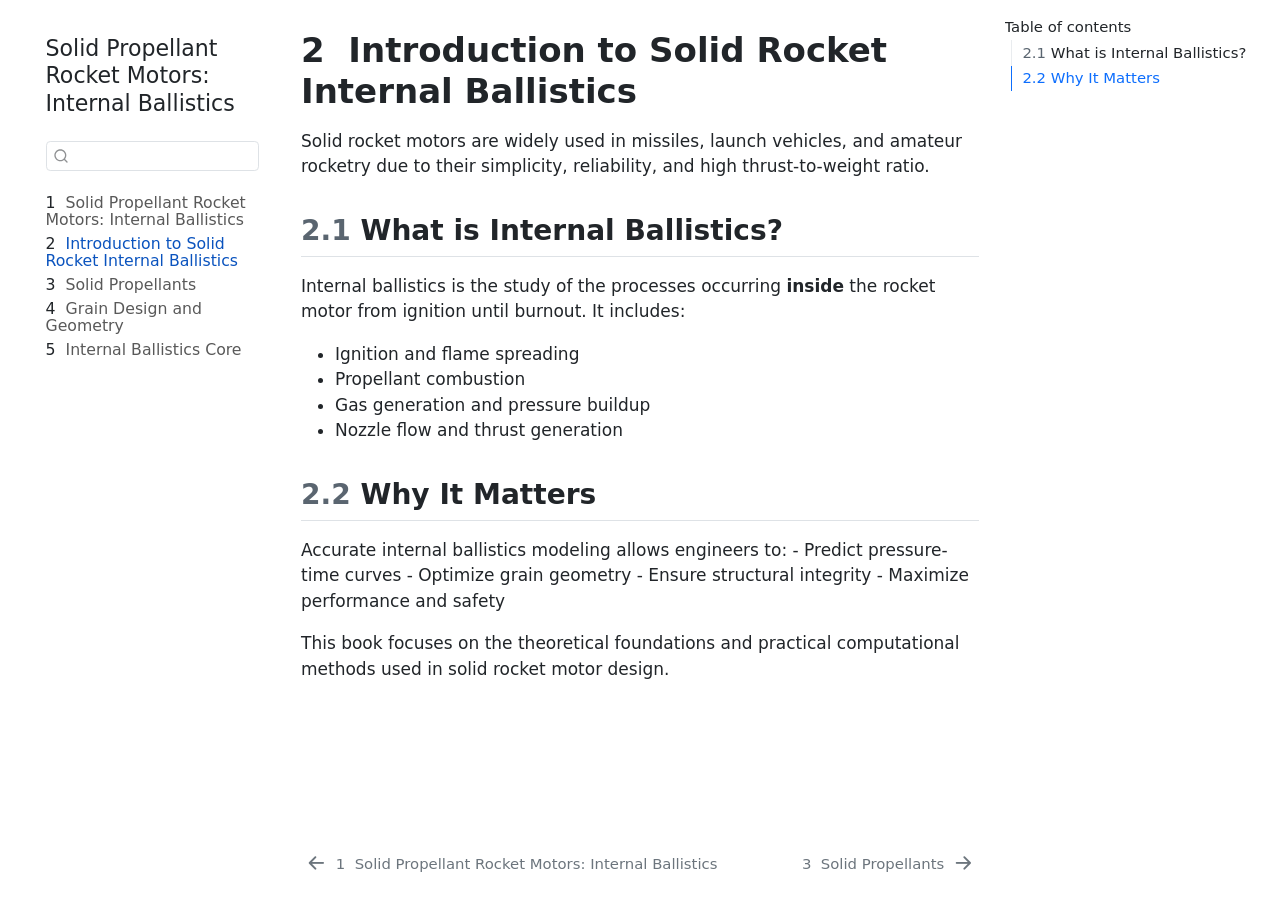
<file: chapters/01-intro.html>
<!DOCTYPE html>
<html xmlns="http://www.w3.org/1999/xhtml" lang="en" xml:lang="en"><head>

<meta charset="utf-8">
<meta name="generator" content="quarto-1.9.36">

<meta name="viewport" content="width=device-width, initial-scale=1.0, user-scalable=yes">


<title>2&nbsp; Introduction to Solid Rocket Internal Ballistics – Solid Propellant Rocket Motors: Internal Ballistics</title>
<style>
/* Default styles provided by pandoc.
** See https://pandoc.org/MANUAL.html#variables-for-html for config info.
*/
code{white-space: pre-wrap;}
span.smallcaps{font-variant: small-caps;}
div.columns{display: flex; gap: min(4vw, 1.5em);}
div.column{flex: auto; overflow-x: auto;}
div.hanging-indent{margin-left: 1.5em; text-indent: -1.5em;}
ul.task-list{list-style: none;}
ul.task-list li input[type="checkbox"] {
  width: 0.8em;
  margin: 0 0.8em 0.2em -1em; /* quarto-specific, see https://github.com/quarto-dev/quarto-cli/issues/4556 */ 
  vertical-align: middle;
}
</style>


<script src="../site_libs/quarto-nav/quarto-nav.js"></script>
<script src="../site_libs/quarto-nav/headroom.min.js"></script>
<script src="../site_libs/clipboard/clipboard.min.js"></script>
<script src="../site_libs/quarto-search/autocomplete.umd.js"></script>
<script src="../site_libs/quarto-search/fuse.min.js"></script>
<script src="../site_libs/quarto-search/quarto-search.js"></script>
<meta name="quarto:offset" content="../">
<link href="../chapters/02-propellants.html" rel="next">
<link href="../index.html" rel="prev">
<script src="../site_libs/quarto-html/quarto.js" type="module"></script>
<script src="../site_libs/quarto-html/tabsets/tabsets.js" type="module"></script>
<script src="../site_libs/quarto-html/popper.min.js"></script>
<script src="../site_libs/quarto-html/tippy.umd.min.js"></script>
<script src="../site_libs/quarto-html/anchor.min.js"></script>
<link href="../site_libs/quarto-html/tippy.css" rel="stylesheet">
<link href="../site_libs/quarto-html/quarto-syntax-highlighting-845c23b38eaddc0f92fda52bfe77a8c8.css" rel="stylesheet" id="quarto-text-highlighting-styles">
<script src="../site_libs/bootstrap/bootstrap.min.js"></script>
<link href="../site_libs/bootstrap/bootstrap-icons.css" rel="stylesheet">
<link href="../site_libs/bootstrap/bootstrap-87aed0b8589e23e45aa8556edf37a91b.min.css" rel="stylesheet" append-hash="true" id="quarto-bootstrap" data-mode="light">
<script id="quarto-search-options" type="application/json">{
  "location": "sidebar",
  "copy-button": false,
  "collapse-after": 3,
  "panel-placement": "start",
  "type": "textbox",
  "limit": 50,
  "keyboard-shortcut": [
    "f",
    "/",
    "s"
  ],
  "show-item-context": false,
  "language": {
    "search-no-results-text": "No results",
    "search-matching-documents-text": "matching documents",
    "search-copy-link-title": "Copy link to search",
    "search-hide-matches-text": "Hide additional matches",
    "search-more-match-text": "more match in this document",
    "search-more-matches-text": "more matches in this document",
    "search-clear-button-title": "Clear",
    "search-text-placeholder": "",
    "search-detached-cancel-button-title": "Cancel",
    "search-submit-button-title": "Submit",
    "search-label": "Search"
  }
}</script>


</head>

<body class="nav-sidebar floating quarto-light">

<div id="quarto-search-results"></div>
  <header id="quarto-header" class="headroom fixed-top">
  <nav class="quarto-secondary-nav">
    <div class="container-fluid d-flex">
      <button type="button" class="quarto-btn-toggle btn" data-bs-toggle="collapse" role="button" data-bs-target=".quarto-sidebar-collapse-item" aria-controls="quarto-sidebar" aria-expanded="false" aria-label="Toggle sidebar navigation" onclick="if (window.quartoToggleHeadroom) { window.quartoToggleHeadroom(); }">
        <i class="bi bi-layout-text-sidebar-reverse"></i>
      </button>
        <nav class="quarto-page-breadcrumbs" aria-label="breadcrumb"><ol class="breadcrumb"><li class="breadcrumb-item"><a href="../chapters/01-intro.html"><span class="chapter-number">2</span>&nbsp; <span class="chapter-title">Introduction to Solid Rocket Internal Ballistics</span></a></li></ol></nav>
        <a class="flex-grow-1" role="navigation" data-bs-toggle="collapse" data-bs-target=".quarto-sidebar-collapse-item" aria-controls="quarto-sidebar" aria-expanded="false" aria-label="Toggle sidebar navigation" onclick="if (window.quartoToggleHeadroom) { window.quartoToggleHeadroom(); }">      
        </a>
      <button type="button" class="btn quarto-search-button" aria-label="Search" onclick="window.quartoOpenSearch();">
        <i class="bi bi-search"></i>
      </button>
    </div>
  </nav>
</header>
<!-- content -->
<div id="quarto-content" class="quarto-container page-columns page-rows-contents page-layout-article">
<!-- sidebar -->
  <nav id="quarto-sidebar" class="sidebar collapse collapse-horizontal quarto-sidebar-collapse-item sidebar-navigation floating overflow-auto">
    <div class="pt-lg-2 mt-2 text-left sidebar-header">
    <div class="sidebar-title mb-0 py-0">
      <a href="../">Solid Propellant Rocket Motors: Internal Ballistics</a> 
    </div>
      </div>
        <div class="mt-2 flex-shrink-0 align-items-center">
        <div class="sidebar-search">
        <div id="quarto-search" class="" title="Search"></div>
        </div>
        </div>
    <div class="sidebar-menu-container"> 
    <ul class="list-unstyled mt-1">
        <li class="sidebar-item">
  <div class="sidebar-item-container"> 
  <a href="../index.html" class="sidebar-item-text sidebar-link">
 <span class="menu-text"><span class="chapter-number">1</span>&nbsp; <span class="chapter-title">Solid Propellant Rocket Motors: Internal Ballistics</span></span></a>
  </div>
</li>
        <li class="sidebar-item">
  <div class="sidebar-item-container"> 
  <a href="../chapters/01-intro.html" class="sidebar-item-text sidebar-link active">
 <span class="menu-text"><span class="chapter-number">2</span>&nbsp; <span class="chapter-title">Introduction to Solid Rocket Internal Ballistics</span></span></a>
  </div>
</li>
        <li class="sidebar-item">
  <div class="sidebar-item-container"> 
  <a href="../chapters/02-propellants.html" class="sidebar-item-text sidebar-link">
 <span class="menu-text"><span class="chapter-number">3</span>&nbsp; <span class="chapter-title">Solid Propellants</span></span></a>
  </div>
</li>
        <li class="sidebar-item">
  <div class="sidebar-item-container"> 
  <a href="../chapters/03-grain-design.html" class="sidebar-item-text sidebar-link">
 <span class="menu-text"><span class="chapter-number">4</span>&nbsp; <span class="chapter-title">Grain Design and Geometry</span></span></a>
  </div>
</li>
        <li class="sidebar-item">
  <div class="sidebar-item-container"> 
  <a href="../chapters/04-internal-ballistics.html" class="sidebar-item-text sidebar-link">
 <span class="menu-text"><span class="chapter-number">5</span>&nbsp; <span class="chapter-title">Internal Ballistics Core</span></span></a>
  </div>
</li>
    </ul>
    </div>
</nav>
<div id="quarto-sidebar-glass" class="quarto-sidebar-collapse-item" data-bs-toggle="collapse" data-bs-target=".quarto-sidebar-collapse-item"></div>
<!-- margin-sidebar -->
    <div id="quarto-margin-sidebar" class="sidebar margin-sidebar">
        <nav id="TOC" role="doc-toc" class="toc-active">
    <h2 id="toc-title">Table of contents</h2>
   
  <ul>
  <li><a href="#what-is-internal-ballistics" id="toc-what-is-internal-ballistics" class="nav-link active" data-scroll-target="#what-is-internal-ballistics"><span class="header-section-number">2.1</span> What is Internal Ballistics?</a></li>
  <li><a href="#why-it-matters" id="toc-why-it-matters" class="nav-link" data-scroll-target="#why-it-matters"><span class="header-section-number">2.2</span> Why It Matters</a></li>
  </ul>
</nav>
    </div>
<!-- main -->
<main class="content" id="quarto-document-content">

<header id="title-block-header" class="quarto-title-block default">
<div class="quarto-title">
<h1 class="title"><span class="chapter-number">2</span>&nbsp; <span class="chapter-title">Introduction to Solid Rocket Internal Ballistics</span></h1>
</div>



<div class="quarto-title-meta">

    
  
    
  </div>
  


</header>


<p>Solid rocket motors are widely used in missiles, launch vehicles, and amateur rocketry due to their simplicity, reliability, and high thrust-to-weight ratio.</p>
<section id="what-is-internal-ballistics" class="level2" data-number="2.1">
<h2 data-number="2.1" class="anchored" data-anchor-id="what-is-internal-ballistics"><span class="header-section-number">2.1</span> What is Internal Ballistics?</h2>
<p>Internal ballistics is the study of the processes occurring <strong>inside</strong> the rocket motor from ignition until burnout. It includes:</p>
<ul>
<li>Ignition and flame spreading</li>
<li>Propellant combustion</li>
<li>Gas generation and pressure buildup</li>
<li>Nozzle flow and thrust generation</li>
</ul>
</section>
<section id="why-it-matters" class="level2" data-number="2.2">
<h2 data-number="2.2" class="anchored" data-anchor-id="why-it-matters"><span class="header-section-number">2.2</span> Why It Matters</h2>
<p>Accurate internal ballistics modeling allows engineers to: - Predict pressure-time curves - Optimize grain geometry - Ensure structural integrity - Maximize performance and safety</p>
<p>This book focuses on the theoretical foundations and practical computational methods used in solid rocket motor design.</p>


</section>

</main> <!-- /main -->
<script id="quarto-html-after-body" type="application/javascript">
  window.document.addEventListener("DOMContentLoaded", function (event) {
    const icon = "";
    const anchorJS = new window.AnchorJS();
    anchorJS.options = {
      placement: 'right',
      icon: icon
    };
    anchorJS.add('.anchored');
    const isCodeAnnotation = (el) => {
      for (const clz of el.classList) {
        if (clz.startsWith('code-annotation-')) {                     
          return true;
        }
      }
      return false;
    }
    const onCopySuccess = function(e) {
      // button target
      const button = e.trigger;
      // don't keep focus
      button.blur();
      // flash "checked"
      button.classList.add('code-copy-button-checked');
      var currentTitle = button.getAttribute("title");
      button.setAttribute("title", "Copied!");
      let tooltip;
      if (window.bootstrap) {
        button.setAttribute("data-bs-toggle", "tooltip");
        button.setAttribute("data-bs-placement", "left");
        button.setAttribute("data-bs-title", "Copied!");
        tooltip = new bootstrap.Tooltip(button, 
          { trigger: "manual", 
            customClass: "code-copy-button-tooltip",
            offset: [0, -8]});
        tooltip.show();    
      }
      setTimeout(function() {
        if (tooltip) {
          tooltip.hide();
          button.removeAttribute("data-bs-title");
          button.removeAttribute("data-bs-toggle");
          button.removeAttribute("data-bs-placement");
        }
        button.setAttribute("title", currentTitle);
        button.classList.remove('code-copy-button-checked');
      }, 1000);
      // clear code selection
      e.clearSelection();
    }
    const getTextToCopy = function(trigger) {
      const outerScaffold = trigger.parentElement.cloneNode(true);
      const codeEl = outerScaffold.querySelector('code');
      for (const childEl of codeEl.children) {
        if (isCodeAnnotation(childEl)) {
          childEl.remove();
        }
      }
      return codeEl.innerText;
    }
    const clipboard = new window.ClipboardJS('.code-copy-button:not([data-in-quarto-modal])', {
      text: getTextToCopy
    });
    clipboard.on('success', onCopySuccess);
    if (window.document.getElementById('quarto-embedded-source-code-modal')) {
      const clipboardModal = new window.ClipboardJS('.code-copy-button[data-in-quarto-modal]', {
        text: getTextToCopy,
        container: window.document.getElementById('quarto-embedded-source-code-modal')
      });
      clipboardModal.on('success', onCopySuccess);
    }
      var localhostRegex = new RegExp(/^(?:http|https):\/\/localhost\:?[0-9]*\//);
      var mailtoRegex = new RegExp(/^mailto:/);
        var filterRegex = new RegExp('/' + window.location.host + '/');
      var isInternal = (href) => {
          return filterRegex.test(href) || localhostRegex.test(href) || mailtoRegex.test(href);
      }
      // Inspect non-navigation links and adorn them if external
     var links = window.document.querySelectorAll('a[href]:not(.nav-link):not(.navbar-brand):not(.toc-action):not(.sidebar-link):not(.sidebar-item-toggle):not(.pagination-link):not(.no-external):not([aria-hidden]):not(.dropdown-item):not(.quarto-navigation-tool):not(.about-link)');
      for (var i=0; i<links.length; i++) {
        const link = links[i];
        if (!isInternal(link.href)) {
          // undo the damage that might have been done by quarto-nav.js in the case of
          // links that we want to consider external
          if (link.dataset.originalHref !== undefined) {
            link.href = link.dataset.originalHref;
          }
        }
      }
    function tippyHover(el, contentFn, onTriggerFn, onUntriggerFn) {
      const config = {
        allowHTML: true,
        maxWidth: 500,
        delay: 100,
        arrow: false,
        appendTo: function(el) {
            return el.parentElement;
        },
        interactive: true,
        interactiveBorder: 10,
        theme: 'quarto',
        placement: 'bottom-start',
      };
      if (contentFn) {
        config.content = contentFn;
      }
      if (onTriggerFn) {
        config.onTrigger = onTriggerFn;
      }
      if (onUntriggerFn) {
        config.onUntrigger = onUntriggerFn;
      }
      window.tippy(el, config); 
    }
    const noterefs = window.document.querySelectorAll('a[role="doc-noteref"]');
    for (var i=0; i<noterefs.length; i++) {
      const ref = noterefs[i];
      tippyHover(ref, function() {
        // use id or data attribute instead here
        let href = ref.getAttribute('data-footnote-href') || ref.getAttribute('href');
        try { href = new URL(href).hash; } catch {}
        const id = href.replace(/^#\/?/, "");
        const note = window.document.getElementById(id);
        if (note) {
          return note.innerHTML;
        } else {
          return "";
        }
      });
    }
    const xrefs = window.document.querySelectorAll('a.quarto-xref');
    const processXRef = (id, note) => {
      // Strip column container classes
      const stripColumnClz = (el) => {
        el.classList.remove("page-full", "page-columns");
        if (el.children) {
          for (const child of el.children) {
            stripColumnClz(child);
          }
        }
      }
      stripColumnClz(note)
      if (id === null || id.startsWith('sec-')) {
        // Special case sections, only their first couple elements
        const container = document.createElement("div");
        if (note.children && note.children.length > 2) {
          container.appendChild(note.children[0].cloneNode(true));
          for (let i = 1; i < note.children.length; i++) {
            const child = note.children[i];
            if (child.tagName === "P" && child.innerText === "") {
              continue;
            } else {
              container.appendChild(child.cloneNode(true));
              break;
            }
          }
          if (window.Quarto?.typesetMath) {
            window.Quarto.typesetMath(container);
          }
          return container.innerHTML
        } else {
          if (window.Quarto?.typesetMath) {
            window.Quarto.typesetMath(note);
          }
          return note.innerHTML;
        }
      } else {
        // Remove any anchor links if they are present
        const anchorLink = note.querySelector('a.anchorjs-link');
        if (anchorLink) {
          anchorLink.remove();
        }
        if (window.Quarto?.typesetMath) {
          window.Quarto.typesetMath(note);
        }
        if (note.classList.contains("callout")) {
          return note.outerHTML;
        } else {
          return note.innerHTML;
        }
      }
    }
    for (var i=0; i<xrefs.length; i++) {
      const xref = xrefs[i];
      tippyHover(xref, undefined, function(instance) {
        instance.disable();
        let url = xref.getAttribute('href');
        let hash = undefined; 
        if (url.startsWith('#')) {
          hash = url;
        } else {
          try { hash = new URL(url).hash; } catch {}
        }
        if (hash) {
          const id = hash.replace(/^#\/?/, "");
          const note = window.document.getElementById(id);
          if (note !== null) {
            try {
              const html = processXRef(id, note.cloneNode(true));
              instance.setContent(html);
            } finally {
              instance.enable();
              instance.show();
            }
          } else {
            // See if we can fetch this
            fetch(url.split('#')[0])
            .then(res => res.text())
            .then(html => {
              const parser = new DOMParser();
              const htmlDoc = parser.parseFromString(html, "text/html");
              const note = htmlDoc.getElementById(id);
              if (note !== null) {
                const html = processXRef(id, note);
                instance.setContent(html);
              } 
            }).finally(() => {
              instance.enable();
              instance.show();
            });
          }
        } else {
          // See if we can fetch a full url (with no hash to target)
          // This is a special case and we should probably do some content thinning / targeting
          fetch(url)
          .then(res => res.text())
          .then(html => {
            const parser = new DOMParser();
            const htmlDoc = parser.parseFromString(html, "text/html");
            const note = htmlDoc.querySelector('main.content');
            if (note !== null) {
              // This should only happen for chapter cross references
              // (since there is no id in the URL)
              // remove the first header
              if (note.children.length > 0 && note.children[0].tagName === "HEADER") {
                note.children[0].remove();
              }
              const html = processXRef(null, note);
              instance.setContent(html);
            } 
          }).finally(() => {
            instance.enable();
            instance.show();
          });
        }
      }, function(instance) {
      });
    }
        let selectedAnnoteEl;
        const selectorForAnnotation = ( cell, annotation) => {
          let cellAttr = 'data-code-cell="' + cell + '"';
          let lineAttr = 'data-code-annotation="' +  annotation + '"';
          const selector = 'span[' + cellAttr + '][' + lineAttr + ']';
          return selector;
        }
        const selectCodeLines = (annoteEl) => {
          const doc = window.document;
          const targetCell = annoteEl.getAttribute("data-target-cell");
          const targetAnnotation = annoteEl.getAttribute("data-target-annotation");
          const annoteSpan = window.document.querySelector(selectorForAnnotation(targetCell, targetAnnotation));
          const lines = annoteSpan.getAttribute("data-code-lines").split(",");
          const lineIds = lines.map((line) => {
            return targetCell + "-" + line;
          })
          let top = null;
          let height = null;
          let parent = null;
          if (lineIds.length > 0) {
              //compute the position of the single el (top and bottom and make a div)
              const el = window.document.getElementById(lineIds[0]);
              top = el.offsetTop;
              height = el.offsetHeight;
              parent = el.parentElement.parentElement;
            if (lineIds.length > 1) {
              const lastEl = window.document.getElementById(lineIds[lineIds.length - 1]);
              const bottom = lastEl.offsetTop + lastEl.offsetHeight;
              height = bottom - top;
            }
            if (top !== null && height !== null && parent !== null) {
              // cook up a div (if necessary) and position it 
              let div = window.document.getElementById("code-annotation-line-highlight");
              if (div === null) {
                div = window.document.createElement("div");
                div.setAttribute("id", "code-annotation-line-highlight");
                div.style.position = 'absolute';
                parent.appendChild(div);
              }
              div.style.top = top - 2 + "px";
              div.style.height = height + 4 + "px";
              div.style.left = 0;
              let gutterDiv = window.document.getElementById("code-annotation-line-highlight-gutter");
              if (gutterDiv === null) {
                gutterDiv = window.document.createElement("div");
                gutterDiv.setAttribute("id", "code-annotation-line-highlight-gutter");
                gutterDiv.style.position = 'absolute';
                const codeCell = window.document.getElementById(targetCell);
                const gutter = codeCell.querySelector('.code-annotation-gutter');
                gutter.appendChild(gutterDiv);
              }
              gutterDiv.style.top = top - 2 + "px";
              gutterDiv.style.height = height + 4 + "px";
            }
            selectedAnnoteEl = annoteEl;
          }
        };
        const unselectCodeLines = () => {
          const elementsIds = ["code-annotation-line-highlight", "code-annotation-line-highlight-gutter"];
          elementsIds.forEach((elId) => {
            const div = window.document.getElementById(elId);
            if (div) {
              div.remove();
            }
          });
          selectedAnnoteEl = undefined;
        };
          // Handle positioning of the toggle
      window.addEventListener(
        "resize",
        throttle(() => {
          elRect = undefined;
          if (selectedAnnoteEl) {
            selectCodeLines(selectedAnnoteEl);
          }
        }, 10)
      );
      function throttle(fn, ms) {
      let throttle = false;
      let timer;
        return (...args) => {
          if(!throttle) { // first call gets through
              fn.apply(this, args);
              throttle = true;
          } else { // all the others get throttled
              if(timer) clearTimeout(timer); // cancel #2
              timer = setTimeout(() => {
                fn.apply(this, args);
                timer = throttle = false;
              }, ms);
          }
        };
      }
        // Attach click handler to the DT
        const annoteDls = window.document.querySelectorAll('dt[data-target-cell]');
        for (const annoteDlNode of annoteDls) {
          annoteDlNode.addEventListener('click', (event) => {
            const clickedEl = event.target;
            if (clickedEl !== selectedAnnoteEl) {
              unselectCodeLines();
              const activeEl = window.document.querySelector('dt[data-target-cell].code-annotation-active');
              if (activeEl) {
                activeEl.classList.remove('code-annotation-active');
              }
              selectCodeLines(clickedEl);
              clickedEl.classList.add('code-annotation-active');
            } else {
              // Unselect the line
              unselectCodeLines();
              clickedEl.classList.remove('code-annotation-active');
            }
          });
        }
    const findCites = (el) => {
      const parentEl = el.parentElement;
      if (parentEl) {
        const cites = parentEl.dataset.cites;
        if (cites) {
          return {
            el,
            cites: cites.split(' ')
          };
        } else {
          return findCites(el.parentElement)
        }
      } else {
        return undefined;
      }
    };
    var bibliorefs = window.document.querySelectorAll('a[role="doc-biblioref"]');
    for (var i=0; i<bibliorefs.length; i++) {
      const ref = bibliorefs[i];
      const citeInfo = findCites(ref);
      if (citeInfo) {
        tippyHover(citeInfo.el, function() {
          var popup = window.document.createElement('div');
          citeInfo.cites.forEach(function(cite) {
            var citeDiv = window.document.createElement('div');
            citeDiv.classList.add('hanging-indent');
            citeDiv.classList.add('csl-entry');
            var biblioDiv = window.document.getElementById('ref-' + cite);
            if (biblioDiv) {
              citeDiv.innerHTML = biblioDiv.innerHTML;
            }
            popup.appendChild(citeDiv);
          });
          return popup.innerHTML;
        });
      }
    }
  });
  </script>
<nav class="page-navigation">
  <div class="nav-page nav-page-previous">
      <a href="../index.html" class="pagination-link" aria-label="Solid Propellant Rocket Motors: Internal Ballistics">
        <i class="bi bi-arrow-left-short"></i> <span class="nav-page-text"><span class="chapter-number">1</span>&nbsp; <span class="chapter-title">Solid Propellant Rocket Motors: Internal Ballistics</span></span>
      </a>          
  </div>
  <div class="nav-page nav-page-next">
      <a href="../chapters/02-propellants.html" class="pagination-link" aria-label="Solid Propellants">
        <span class="nav-page-text"><span class="chapter-number">3</span>&nbsp; <span class="chapter-title">Solid Propellants</span></span> <i class="bi bi-arrow-right-short"></i>
      </a>
  </div>
</nav>
</div> <!-- /content -->




</body></html>
</file>
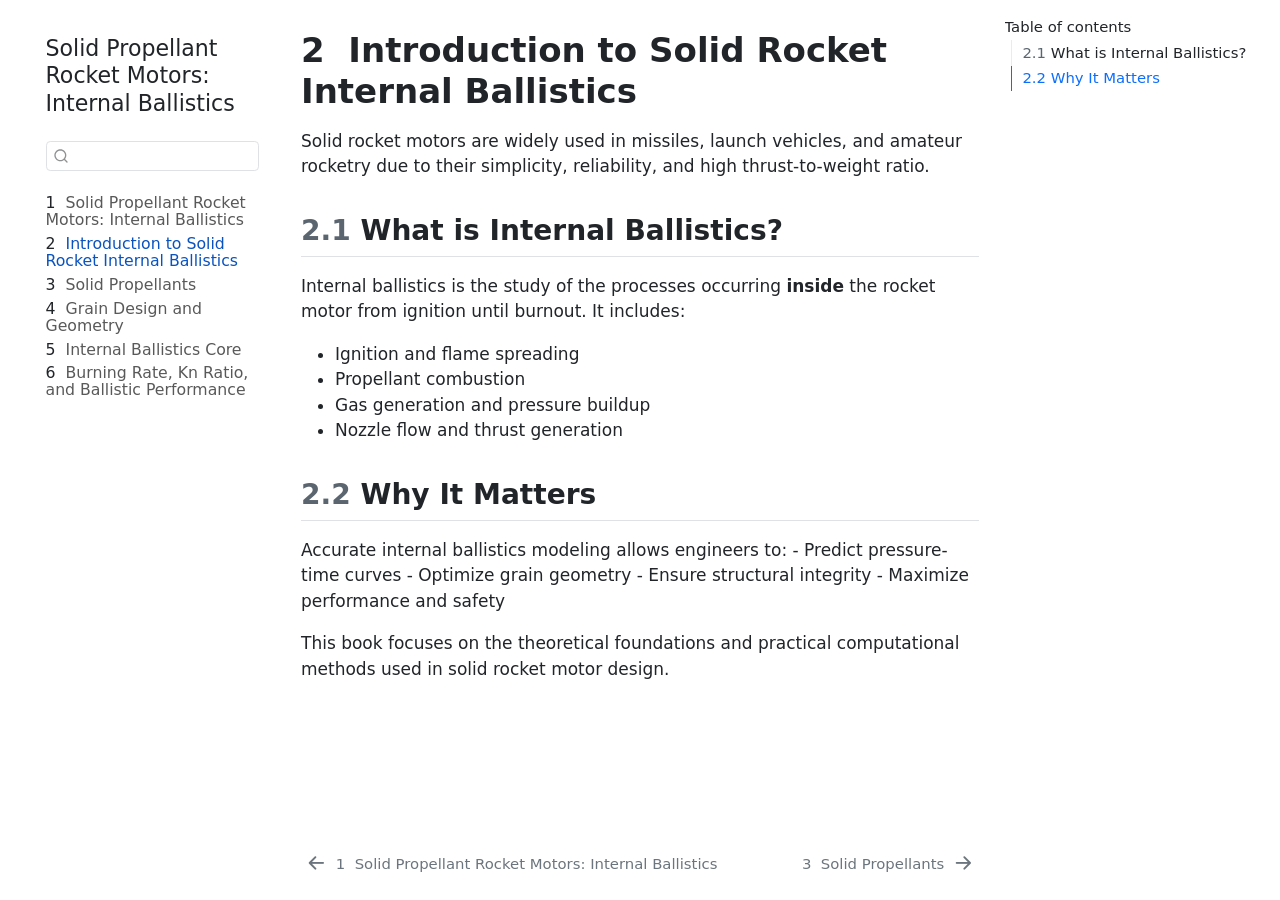
<file: docs/chapters/01-intro.html>
<!DOCTYPE html>
<html xmlns="http://www.w3.org/1999/xhtml" lang="en" xml:lang="en"><head>

<meta charset="utf-8">
<meta name="generator" content="quarto-1.9.36">

<meta name="viewport" content="width=device-width, initial-scale=1.0, user-scalable=yes">


<title>2&nbsp; Introduction to Solid Rocket Internal Ballistics – Solid Propellant Rocket Motors: Internal Ballistics</title>
<style>
/* Default styles provided by pandoc.
** See https://pandoc.org/MANUAL.html#variables-for-html for config info.
*/
code{white-space: pre-wrap;}
span.smallcaps{font-variant: small-caps;}
div.columns{display: flex; gap: min(4vw, 1.5em);}
div.column{flex: auto; overflow-x: auto;}
div.hanging-indent{margin-left: 1.5em; text-indent: -1.5em;}
ul.task-list{list-style: none;}
ul.task-list li input[type="checkbox"] {
  width: 0.8em;
  margin: 0 0.8em 0.2em -1em; /* quarto-specific, see https://github.com/quarto-dev/quarto-cli/issues/4556 */ 
  vertical-align: middle;
}
</style>


<script src="../site_libs/quarto-nav/quarto-nav.js"></script>
<script src="../site_libs/quarto-nav/headroom.min.js"></script>
<script src="../site_libs/clipboard/clipboard.min.js"></script>
<script src="../site_libs/quarto-search/autocomplete.umd.js"></script>
<script src="../site_libs/quarto-search/fuse.min.js"></script>
<script src="../site_libs/quarto-search/quarto-search.js"></script>
<meta name="quarto:offset" content="../">
<link href="../chapters/02-propellants.html" rel="next">
<link href="../index.html" rel="prev">
<script src="../site_libs/quarto-html/quarto.js" type="module"></script>
<script src="../site_libs/quarto-html/tabsets/tabsets.js" type="module"></script>
<script src="../site_libs/quarto-html/popper.min.js"></script>
<script src="../site_libs/quarto-html/tippy.umd.min.js"></script>
<script src="../site_libs/quarto-html/anchor.min.js"></script>
<link href="../site_libs/quarto-html/tippy.css" rel="stylesheet">
<link href="../site_libs/quarto-html/quarto-syntax-highlighting-845c23b38eaddc0f92fda52bfe77a8c8.css" rel="stylesheet" id="quarto-text-highlighting-styles">
<script src="../site_libs/bootstrap/bootstrap.min.js"></script>
<link href="../site_libs/bootstrap/bootstrap-icons.css" rel="stylesheet">
<link href="../site_libs/bootstrap/bootstrap-87aed0b8589e23e45aa8556edf37a91b.min.css" rel="stylesheet" append-hash="true" id="quarto-bootstrap" data-mode="light">
<script id="quarto-search-options" type="application/json">{
  "location": "sidebar",
  "copy-button": false,
  "collapse-after": 3,
  "panel-placement": "start",
  "type": "textbox",
  "limit": 50,
  "keyboard-shortcut": [
    "f",
    "/",
    "s"
  ],
  "show-item-context": false,
  "language": {
    "search-no-results-text": "No results",
    "search-matching-documents-text": "matching documents",
    "search-copy-link-title": "Copy link to search",
    "search-hide-matches-text": "Hide additional matches",
    "search-more-match-text": "more match in this document",
    "search-more-matches-text": "more matches in this document",
    "search-clear-button-title": "Clear",
    "search-text-placeholder": "",
    "search-detached-cancel-button-title": "Cancel",
    "search-submit-button-title": "Submit",
    "search-label": "Search"
  }
}</script>


</head>

<body class="nav-sidebar floating quarto-light">

<div id="quarto-search-results"></div>
  <header id="quarto-header" class="headroom fixed-top">
  <nav class="quarto-secondary-nav">
    <div class="container-fluid d-flex">
      <button type="button" class="quarto-btn-toggle btn" data-bs-toggle="collapse" role="button" data-bs-target=".quarto-sidebar-collapse-item" aria-controls="quarto-sidebar" aria-expanded="false" aria-label="Toggle sidebar navigation" onclick="if (window.quartoToggleHeadroom) { window.quartoToggleHeadroom(); }">
        <i class="bi bi-layout-text-sidebar-reverse"></i>
      </button>
        <nav class="quarto-page-breadcrumbs" aria-label="breadcrumb"><ol class="breadcrumb"><li class="breadcrumb-item"><a href="../chapters/01-intro.html"><span class="chapter-number">2</span>&nbsp; <span class="chapter-title">Introduction to Solid Rocket Internal Ballistics</span></a></li></ol></nav>
        <a class="flex-grow-1" role="navigation" data-bs-toggle="collapse" data-bs-target=".quarto-sidebar-collapse-item" aria-controls="quarto-sidebar" aria-expanded="false" aria-label="Toggle sidebar navigation" onclick="if (window.quartoToggleHeadroom) { window.quartoToggleHeadroom(); }">      
        </a>
      <button type="button" class="btn quarto-search-button" aria-label="Search" onclick="window.quartoOpenSearch();">
        <i class="bi bi-search"></i>
      </button>
    </div>
  </nav>
</header>
<!-- content -->
<div id="quarto-content" class="quarto-container page-columns page-rows-contents page-layout-article">
<!-- sidebar -->
  <nav id="quarto-sidebar" class="sidebar collapse collapse-horizontal quarto-sidebar-collapse-item sidebar-navigation floating overflow-auto">
    <div class="pt-lg-2 mt-2 text-left sidebar-header">
    <div class="sidebar-title mb-0 py-0">
      <a href="../">Solid Propellant Rocket Motors: Internal Ballistics</a> 
    </div>
      </div>
        <div class="mt-2 flex-shrink-0 align-items-center">
        <div class="sidebar-search">
        <div id="quarto-search" class="" title="Search"></div>
        </div>
        </div>
    <div class="sidebar-menu-container"> 
    <ul class="list-unstyled mt-1">
        <li class="sidebar-item">
  <div class="sidebar-item-container"> 
  <a href="../index.html" class="sidebar-item-text sidebar-link">
 <span class="menu-text"><span class="chapter-number">1</span>&nbsp; <span class="chapter-title">Solid Propellant Rocket Motors: Internal Ballistics</span></span></a>
  </div>
</li>
        <li class="sidebar-item">
  <div class="sidebar-item-container"> 
  <a href="../chapters/01-intro.html" class="sidebar-item-text sidebar-link active">
 <span class="menu-text"><span class="chapter-number">2</span>&nbsp; <span class="chapter-title">Introduction to Solid Rocket Internal Ballistics</span></span></a>
  </div>
</li>
        <li class="sidebar-item">
  <div class="sidebar-item-container"> 
  <a href="../chapters/02-propellants.html" class="sidebar-item-text sidebar-link">
 <span class="menu-text"><span class="chapter-number">3</span>&nbsp; <span class="chapter-title">Solid Propellants</span></span></a>
  </div>
</li>
        <li class="sidebar-item">
  <div class="sidebar-item-container"> 
  <a href="../chapters/03-grain-design.html" class="sidebar-item-text sidebar-link">
 <span class="menu-text"><span class="chapter-number">4</span>&nbsp; <span class="chapter-title">Grain Design and Geometry</span></span></a>
  </div>
</li>
        <li class="sidebar-item">
  <div class="sidebar-item-container"> 
  <a href="../chapters/04-internal-ballistics.html" class="sidebar-item-text sidebar-link">
 <span class="menu-text"><span class="chapter-number">5</span>&nbsp; <span class="chapter-title">Internal Ballistics Core</span></span></a>
  </div>
</li>
        <li class="sidebar-item">
  <div class="sidebar-item-container"> 
  <a href="../chapters/05-burning-rate-and-kn.html" class="sidebar-item-text sidebar-link">
 <span class="menu-text"><span class="chapter-number">6</span>&nbsp; <span class="chapter-title">Burning Rate, Kn Ratio, and Ballistic Performance</span></span></a>
  </div>
</li>
    </ul>
    </div>
</nav>
<div id="quarto-sidebar-glass" class="quarto-sidebar-collapse-item" data-bs-toggle="collapse" data-bs-target=".quarto-sidebar-collapse-item"></div>
<!-- margin-sidebar -->
    <div id="quarto-margin-sidebar" class="sidebar margin-sidebar">
        <nav id="TOC" role="doc-toc" class="toc-active">
    <h2 id="toc-title">Table of contents</h2>
   
  <ul>
  <li><a href="#what-is-internal-ballistics" id="toc-what-is-internal-ballistics" class="nav-link active" data-scroll-target="#what-is-internal-ballistics"><span class="header-section-number">2.1</span> What is Internal Ballistics?</a></li>
  <li><a href="#why-it-matters" id="toc-why-it-matters" class="nav-link" data-scroll-target="#why-it-matters"><span class="header-section-number">2.2</span> Why It Matters</a></li>
  </ul>
</nav>
    </div>
<!-- main -->
<main class="content" id="quarto-document-content">

<header id="title-block-header" class="quarto-title-block default">
<div class="quarto-title">
<h1 class="title"><span class="chapter-number">2</span>&nbsp; <span class="chapter-title">Introduction to Solid Rocket Internal Ballistics</span></h1>
</div>



<div class="quarto-title-meta">

    
  
    
  </div>
  


</header>


<p>Solid rocket motors are widely used in missiles, launch vehicles, and amateur rocketry due to their simplicity, reliability, and high thrust-to-weight ratio.</p>
<section id="what-is-internal-ballistics" class="level2" data-number="2.1">
<h2 data-number="2.1" class="anchored" data-anchor-id="what-is-internal-ballistics"><span class="header-section-number">2.1</span> What is Internal Ballistics?</h2>
<p>Internal ballistics is the study of the processes occurring <strong>inside</strong> the rocket motor from ignition until burnout. It includes:</p>
<ul>
<li>Ignition and flame spreading</li>
<li>Propellant combustion</li>
<li>Gas generation and pressure buildup</li>
<li>Nozzle flow and thrust generation</li>
</ul>
</section>
<section id="why-it-matters" class="level2" data-number="2.2">
<h2 data-number="2.2" class="anchored" data-anchor-id="why-it-matters"><span class="header-section-number">2.2</span> Why It Matters</h2>
<p>Accurate internal ballistics modeling allows engineers to: - Predict pressure-time curves - Optimize grain geometry - Ensure structural integrity - Maximize performance and safety</p>
<p>This book focuses on the theoretical foundations and practical computational methods used in solid rocket motor design.</p>


</section>

</main> <!-- /main -->
<script id="quarto-html-after-body" type="application/javascript">
  window.document.addEventListener("DOMContentLoaded", function (event) {
    const icon = "";
    const anchorJS = new window.AnchorJS();
    anchorJS.options = {
      placement: 'right',
      icon: icon
    };
    anchorJS.add('.anchored');
    const isCodeAnnotation = (el) => {
      for (const clz of el.classList) {
        if (clz.startsWith('code-annotation-')) {                     
          return true;
        }
      }
      return false;
    }
    const onCopySuccess = function(e) {
      // button target
      const button = e.trigger;
      // don't keep focus
      button.blur();
      // flash "checked"
      button.classList.add('code-copy-button-checked');
      var currentTitle = button.getAttribute("title");
      button.setAttribute("title", "Copied!");
      let tooltip;
      if (window.bootstrap) {
        button.setAttribute("data-bs-toggle", "tooltip");
        button.setAttribute("data-bs-placement", "left");
        button.setAttribute("data-bs-title", "Copied!");
        tooltip = new bootstrap.Tooltip(button, 
          { trigger: "manual", 
            customClass: "code-copy-button-tooltip",
            offset: [0, -8]});
        tooltip.show();    
      }
      setTimeout(function() {
        if (tooltip) {
          tooltip.hide();
          button.removeAttribute("data-bs-title");
          button.removeAttribute("data-bs-toggle");
          button.removeAttribute("data-bs-placement");
        }
        button.setAttribute("title", currentTitle);
        button.classList.remove('code-copy-button-checked');
      }, 1000);
      // clear code selection
      e.clearSelection();
    }
    const getTextToCopy = function(trigger) {
      const outerScaffold = trigger.parentElement.cloneNode(true);
      const codeEl = outerScaffold.querySelector('code');
      for (const childEl of codeEl.children) {
        if (isCodeAnnotation(childEl)) {
          childEl.remove();
        }
      }
      return codeEl.innerText;
    }
    const clipboard = new window.ClipboardJS('.code-copy-button:not([data-in-quarto-modal])', {
      text: getTextToCopy
    });
    clipboard.on('success', onCopySuccess);
    if (window.document.getElementById('quarto-embedded-source-code-modal')) {
      const clipboardModal = new window.ClipboardJS('.code-copy-button[data-in-quarto-modal]', {
        text: getTextToCopy,
        container: window.document.getElementById('quarto-embedded-source-code-modal')
      });
      clipboardModal.on('success', onCopySuccess);
    }
      var localhostRegex = new RegExp(/^(?:http|https):\/\/localhost\:?[0-9]*\//);
      var mailtoRegex = new RegExp(/^mailto:/);
        var filterRegex = new RegExp('/' + window.location.host + '/');
      var isInternal = (href) => {
          return filterRegex.test(href) || localhostRegex.test(href) || mailtoRegex.test(href);
      }
      // Inspect non-navigation links and adorn them if external
     var links = window.document.querySelectorAll('a[href]:not(.nav-link):not(.navbar-brand):not(.toc-action):not(.sidebar-link):not(.sidebar-item-toggle):not(.pagination-link):not(.no-external):not([aria-hidden]):not(.dropdown-item):not(.quarto-navigation-tool):not(.about-link)');
      for (var i=0; i<links.length; i++) {
        const link = links[i];
        if (!isInternal(link.href)) {
          // undo the damage that might have been done by quarto-nav.js in the case of
          // links that we want to consider external
          if (link.dataset.originalHref !== undefined) {
            link.href = link.dataset.originalHref;
          }
        }
      }
    function tippyHover(el, contentFn, onTriggerFn, onUntriggerFn) {
      const config = {
        allowHTML: true,
        maxWidth: 500,
        delay: 100,
        arrow: false,
        appendTo: function(el) {
            return el.parentElement;
        },
        interactive: true,
        interactiveBorder: 10,
        theme: 'quarto',
        placement: 'bottom-start',
      };
      if (contentFn) {
        config.content = contentFn;
      }
      if (onTriggerFn) {
        config.onTrigger = onTriggerFn;
      }
      if (onUntriggerFn) {
        config.onUntrigger = onUntriggerFn;
      }
      window.tippy(el, config); 
    }
    const noterefs = window.document.querySelectorAll('a[role="doc-noteref"]');
    for (var i=0; i<noterefs.length; i++) {
      const ref = noterefs[i];
      tippyHover(ref, function() {
        // use id or data attribute instead here
        let href = ref.getAttribute('data-footnote-href') || ref.getAttribute('href');
        try { href = new URL(href).hash; } catch {}
        const id = href.replace(/^#\/?/, "");
        const note = window.document.getElementById(id);
        if (note) {
          return note.innerHTML;
        } else {
          return "";
        }
      });
    }
    const xrefs = window.document.querySelectorAll('a.quarto-xref');
    const processXRef = (id, note) => {
      // Strip column container classes
      const stripColumnClz = (el) => {
        el.classList.remove("page-full", "page-columns");
        if (el.children) {
          for (const child of el.children) {
            stripColumnClz(child);
          }
        }
      }
      stripColumnClz(note)
      if (id === null || id.startsWith('sec-')) {
        // Special case sections, only their first couple elements
        const container = document.createElement("div");
        if (note.children && note.children.length > 2) {
          container.appendChild(note.children[0].cloneNode(true));
          for (let i = 1; i < note.children.length; i++) {
            const child = note.children[i];
            if (child.tagName === "P" && child.innerText === "") {
              continue;
            } else {
              container.appendChild(child.cloneNode(true));
              break;
            }
          }
          if (window.Quarto?.typesetMath) {
            window.Quarto.typesetMath(container);
          }
          return container.innerHTML
        } else {
          if (window.Quarto?.typesetMath) {
            window.Quarto.typesetMath(note);
          }
          return note.innerHTML;
        }
      } else {
        // Remove any anchor links if they are present
        const anchorLink = note.querySelector('a.anchorjs-link');
        if (anchorLink) {
          anchorLink.remove();
        }
        if (window.Quarto?.typesetMath) {
          window.Quarto.typesetMath(note);
        }
        if (note.classList.contains("callout")) {
          return note.outerHTML;
        } else {
          return note.innerHTML;
        }
      }
    }
    for (var i=0; i<xrefs.length; i++) {
      const xref = xrefs[i];
      tippyHover(xref, undefined, function(instance) {
        instance.disable();
        let url = xref.getAttribute('href');
        let hash = undefined; 
        if (url.startsWith('#')) {
          hash = url;
        } else {
          try { hash = new URL(url).hash; } catch {}
        }
        if (hash) {
          const id = hash.replace(/^#\/?/, "");
          const note = window.document.getElementById(id);
          if (note !== null) {
            try {
              const html = processXRef(id, note.cloneNode(true));
              instance.setContent(html);
            } finally {
              instance.enable();
              instance.show();
            }
          } else {
            // See if we can fetch this
            fetch(url.split('#')[0])
            .then(res => res.text())
            .then(html => {
              const parser = new DOMParser();
              const htmlDoc = parser.parseFromString(html, "text/html");
              const note = htmlDoc.getElementById(id);
              if (note !== null) {
                const html = processXRef(id, note);
                instance.setContent(html);
              } 
            }).finally(() => {
              instance.enable();
              instance.show();
            });
          }
        } else {
          // See if we can fetch a full url (with no hash to target)
          // This is a special case and we should probably do some content thinning / targeting
          fetch(url)
          .then(res => res.text())
          .then(html => {
            const parser = new DOMParser();
            const htmlDoc = parser.parseFromString(html, "text/html");
            const note = htmlDoc.querySelector('main.content');
            if (note !== null) {
              // This should only happen for chapter cross references
              // (since there is no id in the URL)
              // remove the first header
              if (note.children.length > 0 && note.children[0].tagName === "HEADER") {
                note.children[0].remove();
              }
              const html = processXRef(null, note);
              instance.setContent(html);
            } 
          }).finally(() => {
            instance.enable();
            instance.show();
          });
        }
      }, function(instance) {
      });
    }
        let selectedAnnoteEl;
        const selectorForAnnotation = ( cell, annotation) => {
          let cellAttr = 'data-code-cell="' + cell + '"';
          let lineAttr = 'data-code-annotation="' +  annotation + '"';
          const selector = 'span[' + cellAttr + '][' + lineAttr + ']';
          return selector;
        }
        const selectCodeLines = (annoteEl) => {
          const doc = window.document;
          const targetCell = annoteEl.getAttribute("data-target-cell");
          const targetAnnotation = annoteEl.getAttribute("data-target-annotation");
          const annoteSpan = window.document.querySelector(selectorForAnnotation(targetCell, targetAnnotation));
          const lines = annoteSpan.getAttribute("data-code-lines").split(",");
          const lineIds = lines.map((line) => {
            return targetCell + "-" + line;
          })
          let top = null;
          let height = null;
          let parent = null;
          if (lineIds.length > 0) {
              //compute the position of the single el (top and bottom and make a div)
              const el = window.document.getElementById(lineIds[0]);
              top = el.offsetTop;
              height = el.offsetHeight;
              parent = el.parentElement.parentElement;
            if (lineIds.length > 1) {
              const lastEl = window.document.getElementById(lineIds[lineIds.length - 1]);
              const bottom = lastEl.offsetTop + lastEl.offsetHeight;
              height = bottom - top;
            }
            if (top !== null && height !== null && parent !== null) {
              // cook up a div (if necessary) and position it 
              let div = window.document.getElementById("code-annotation-line-highlight");
              if (div === null) {
                div = window.document.createElement("div");
                div.setAttribute("id", "code-annotation-line-highlight");
                div.style.position = 'absolute';
                parent.appendChild(div);
              }
              div.style.top = top - 2 + "px";
              div.style.height = height + 4 + "px";
              div.style.left = 0;
              let gutterDiv = window.document.getElementById("code-annotation-line-highlight-gutter");
              if (gutterDiv === null) {
                gutterDiv = window.document.createElement("div");
                gutterDiv.setAttribute("id", "code-annotation-line-highlight-gutter");
                gutterDiv.style.position = 'absolute';
                const codeCell = window.document.getElementById(targetCell);
                const gutter = codeCell.querySelector('.code-annotation-gutter');
                gutter.appendChild(gutterDiv);
              }
              gutterDiv.style.top = top - 2 + "px";
              gutterDiv.style.height = height + 4 + "px";
            }
            selectedAnnoteEl = annoteEl;
          }
        };
        const unselectCodeLines = () => {
          const elementsIds = ["code-annotation-line-highlight", "code-annotation-line-highlight-gutter"];
          elementsIds.forEach((elId) => {
            const div = window.document.getElementById(elId);
            if (div) {
              div.remove();
            }
          });
          selectedAnnoteEl = undefined;
        };
          // Handle positioning of the toggle
      window.addEventListener(
        "resize",
        throttle(() => {
          elRect = undefined;
          if (selectedAnnoteEl) {
            selectCodeLines(selectedAnnoteEl);
          }
        }, 10)
      );
      function throttle(fn, ms) {
      let throttle = false;
      let timer;
        return (...args) => {
          if(!throttle) { // first call gets through
              fn.apply(this, args);
              throttle = true;
          } else { // all the others get throttled
              if(timer) clearTimeout(timer); // cancel #2
              timer = setTimeout(() => {
                fn.apply(this, args);
                timer = throttle = false;
              }, ms);
          }
        };
      }
        // Attach click handler to the DT
        const annoteDls = window.document.querySelectorAll('dt[data-target-cell]');
        for (const annoteDlNode of annoteDls) {
          annoteDlNode.addEventListener('click', (event) => {
            const clickedEl = event.target;
            if (clickedEl !== selectedAnnoteEl) {
              unselectCodeLines();
              const activeEl = window.document.querySelector('dt[data-target-cell].code-annotation-active');
              if (activeEl) {
                activeEl.classList.remove('code-annotation-active');
              }
              selectCodeLines(clickedEl);
              clickedEl.classList.add('code-annotation-active');
            } else {
              // Unselect the line
              unselectCodeLines();
              clickedEl.classList.remove('code-annotation-active');
            }
          });
        }
    const findCites = (el) => {
      const parentEl = el.parentElement;
      if (parentEl) {
        const cites = parentEl.dataset.cites;
        if (cites) {
          return {
            el,
            cites: cites.split(' ')
          };
        } else {
          return findCites(el.parentElement)
        }
      } else {
        return undefined;
      }
    };
    var bibliorefs = window.document.querySelectorAll('a[role="doc-biblioref"]');
    for (var i=0; i<bibliorefs.length; i++) {
      const ref = bibliorefs[i];
      const citeInfo = findCites(ref);
      if (citeInfo) {
        tippyHover(citeInfo.el, function() {
          var popup = window.document.createElement('div');
          citeInfo.cites.forEach(function(cite) {
            var citeDiv = window.document.createElement('div');
            citeDiv.classList.add('hanging-indent');
            citeDiv.classList.add('csl-entry');
            var biblioDiv = window.document.getElementById('ref-' + cite);
            if (biblioDiv) {
              citeDiv.innerHTML = biblioDiv.innerHTML;
            }
            popup.appendChild(citeDiv);
          });
          return popup.innerHTML;
        });
      }
    }
  });
  </script>
<nav class="page-navigation">
  <div class="nav-page nav-page-previous">
      <a href="../index.html" class="pagination-link" aria-label="Solid Propellant Rocket Motors: Internal Ballistics">
        <i class="bi bi-arrow-left-short"></i> <span class="nav-page-text"><span class="chapter-number">1</span>&nbsp; <span class="chapter-title">Solid Propellant Rocket Motors: Internal Ballistics</span></span>
      </a>          
  </div>
  <div class="nav-page nav-page-next">
      <a href="../chapters/02-propellants.html" class="pagination-link" aria-label="Solid Propellants">
        <span class="nav-page-text"><span class="chapter-number">3</span>&nbsp; <span class="chapter-title">Solid Propellants</span></span> <i class="bi bi-arrow-right-short"></i>
      </a>
  </div>
</nav>
</div> <!-- /content -->




</body></html>
</file>
<file: site_libs/quarto-html/tippy.css>
.tippy-box[data-animation=fade][data-state=hidden]{opacity:0}[data-tippy-root]{max-width:calc(100vw - 10px)}.tippy-box{position:relative;background-color:#333;color:#fff;border-radius:4px;font-size:14px;line-height:1.4;white-space:normal;outline:0;transition-property:transform,visibility,opacity}.tippy-box[data-placement^=top]>.tippy-arrow{bottom:0}.tippy-box[data-placement^=top]>.tippy-arrow:before{bottom:-7px;left:0;border-width:8px 8px 0;border-top-color:initial;transform-origin:center top}.tippy-box[data-placement^=bottom]>.tippy-arrow{top:0}.tippy-box[data-placement^=bottom]>.tippy-arrow:before{top:-7px;left:0;border-width:0 8px 8px;border-bottom-color:initial;transform-origin:center bottom}.tippy-box[data-placement^=left]>.tippy-arrow{right:0}.tippy-box[data-placement^=left]>.tippy-arrow:before{border-width:8px 0 8px 8px;border-left-color:initial;right:-7px;transform-origin:center left}.tippy-box[data-placement^=right]>.tippy-arrow{left:0}.tippy-box[data-placement^=right]>.tippy-arrow:before{left:-7px;border-width:8px 8px 8px 0;border-right-color:initial;transform-origin:center right}.tippy-box[data-inertia][data-state=visible]{transition-timing-function:cubic-bezier(.54,1.5,.38,1.11)}.tippy-arrow{width:16px;height:16px;color:#333}.tippy-arrow:before{content:"";position:absolute;border-color:transparent;border-style:solid}.tippy-content{position:relative;padding:5px 9px;z-index:1}
</file>
<file: site_libs/quarto-html/quarto-syntax-highlighting-845c23b38eaddc0f92fda52bfe77a8c8.css>
/* quarto syntax highlight colors */
:root {
  --quarto-hl-ot-color: #003B4F;
  --quarto-hl-at-color: #657422;
  --quarto-hl-ss-color: #20794D;
  --quarto-hl-an-color: #5E5E5E;
  --quarto-hl-fu-color: #4758AB;
  --quarto-hl-st-color: #20794D;
  --quarto-hl-cf-color: #003B4F;
  --quarto-hl-op-color: #5E5E5E;
  --quarto-hl-er-color: #AD0000;
  --quarto-hl-bn-color: #AD0000;
  --quarto-hl-al-color: #AD0000;
  --quarto-hl-va-color: #111111;
  --quarto-hl-bu-color: inherit;
  --quarto-hl-ex-color: inherit;
  --quarto-hl-pp-color: #AD0000;
  --quarto-hl-in-color: #5E5E5E;
  --quarto-hl-vs-color: #20794D;
  --quarto-hl-wa-color: #5E5E5E;
  --quarto-hl-do-color: #5E5E5E;
  --quarto-hl-im-color: #00769E;
  --quarto-hl-ch-color: #20794D;
  --quarto-hl-dt-color: #AD0000;
  --quarto-hl-fl-color: #AD0000;
  --quarto-hl-co-color: #5E5E5E;
  --quarto-hl-cv-color: #5E5E5E;
  --quarto-hl-cn-color: #8f5902;
  --quarto-hl-sc-color: #5E5E5E;
  --quarto-hl-dv-color: #AD0000;
  --quarto-hl-kw-color: #003B4F;
}

/* other quarto variables */
:root {
  --quarto-font-monospace: SFMono-Regular, Menlo, Monaco, Consolas, "Liberation Mono", "Courier New", monospace;
}

/* syntax highlight based on Pandoc's rules */
pre > code.sourceCode > span {
  color: #003B4F;
}

code.sourceCode > span {
  color: #003B4F;
}

div.sourceCode,
div.sourceCode pre.sourceCode {
  color: #003B4F;
}

/* Normal */
code span {
  color: #003B4F;
}

/* Alert */
code span.al {
  color: #AD0000;
  font-style: inherit;
}

/* Annotation */
code span.an {
  color: #5E5E5E;
  font-style: inherit;
}

/* Attribute */
code span.at {
  color: #657422;
  font-style: inherit;
}

/* BaseN */
code span.bn {
  color: #AD0000;
  font-style: inherit;
}

/* BuiltIn */
code span.bu {
  font-style: inherit;
}

/* ControlFlow */
code span.cf {
  color: #003B4F;
  font-weight: bold;
  font-style: inherit;
}

/* Char */
code span.ch {
  color: #20794D;
  font-style: inherit;
}

/* Constant */
code span.cn {
  color: #8f5902;
  font-style: inherit;
}

/* Comment */
code span.co {
  color: #5E5E5E;
  font-style: inherit;
}

/* CommentVar */
code span.cv {
  color: #5E5E5E;
  font-style: italic;
}

/* Documentation */
code span.do {
  color: #5E5E5E;
  font-style: italic;
}

/* DataType */
code span.dt {
  color: #AD0000;
  font-style: inherit;
}

/* DecVal */
code span.dv {
  color: #AD0000;
  font-style: inherit;
}

/* Error */
code span.er {
  color: #AD0000;
  font-style: inherit;
}

/* Extension */
code span.ex {
  font-style: inherit;
}

/* Float */
code span.fl {
  color: #AD0000;
  font-style: inherit;
}

/* Function */
code span.fu {
  color: #4758AB;
  font-style: inherit;
}

/* Import */
code span.im {
  color: #00769E;
  font-style: inherit;
}

/* Information */
code span.in {
  color: #5E5E5E;
  font-style: inherit;
}

/* Keyword */
code span.kw {
  color: #003B4F;
  font-weight: bold;
  font-style: inherit;
}

/* Operator */
code span.op {
  color: #5E5E5E;
  font-style: inherit;
}

/* Other */
code span.ot {
  color: #003B4F;
  font-style: inherit;
}

/* Preprocessor */
code span.pp {
  color: #AD0000;
  font-style: inherit;
}

/* SpecialChar */
code span.sc {
  color: #5E5E5E;
  font-style: inherit;
}

/* SpecialString */
code span.ss {
  color: #20794D;
  font-style: inherit;
}

/* String */
code span.st {
  color: #20794D;
  font-style: inherit;
}

/* Variable */
code span.va {
  color: #111111;
  font-style: inherit;
}

/* VerbatimString */
code span.vs {
  color: #20794D;
  font-style: inherit;
}

/* Warning */
code span.wa {
  color: #5E5E5E;
  font-style: italic;
}

.prevent-inlining {
  content: "</";
}

/*# sourceMappingURL=ac89f0bb514bba72461919f78549e31c.css.map */
</file>
<file: docs/site_libs/quarto-html/tippy.css>
.tippy-box[data-animation=fade][data-state=hidden]{opacity:0}[data-tippy-root]{max-width:calc(100vw - 10px)}.tippy-box{position:relative;background-color:#333;color:#fff;border-radius:4px;font-size:14px;line-height:1.4;white-space:normal;outline:0;transition-property:transform,visibility,opacity}.tippy-box[data-placement^=top]>.tippy-arrow{bottom:0}.tippy-box[data-placement^=top]>.tippy-arrow:before{bottom:-7px;left:0;border-width:8px 8px 0;border-top-color:initial;transform-origin:center top}.tippy-box[data-placement^=bottom]>.tippy-arrow{top:0}.tippy-box[data-placement^=bottom]>.tippy-arrow:before{top:-7px;left:0;border-width:0 8px 8px;border-bottom-color:initial;transform-origin:center bottom}.tippy-box[data-placement^=left]>.tippy-arrow{right:0}.tippy-box[data-placement^=left]>.tippy-arrow:before{border-width:8px 0 8px 8px;border-left-color:initial;right:-7px;transform-origin:center left}.tippy-box[data-placement^=right]>.tippy-arrow{left:0}.tippy-box[data-placement^=right]>.tippy-arrow:before{left:-7px;border-width:8px 8px 8px 0;border-right-color:initial;transform-origin:center right}.tippy-box[data-inertia][data-state=visible]{transition-timing-function:cubic-bezier(.54,1.5,.38,1.11)}.tippy-arrow{width:16px;height:16px;color:#333}.tippy-arrow:before{content:"";position:absolute;border-color:transparent;border-style:solid}.tippy-content{position:relative;padding:5px 9px;z-index:1}
</file>
<file: docs/site_libs/quarto-html/quarto-syntax-highlighting-845c23b38eaddc0f92fda52bfe77a8c8.css>
/* quarto syntax highlight colors */
:root {
  --quarto-hl-ot-color: #003B4F;
  --quarto-hl-at-color: #657422;
  --quarto-hl-ss-color: #20794D;
  --quarto-hl-an-color: #5E5E5E;
  --quarto-hl-fu-color: #4758AB;
  --quarto-hl-st-color: #20794D;
  --quarto-hl-cf-color: #003B4F;
  --quarto-hl-op-color: #5E5E5E;
  --quarto-hl-er-color: #AD0000;
  --quarto-hl-bn-color: #AD0000;
  --quarto-hl-al-color: #AD0000;
  --quarto-hl-va-color: #111111;
  --quarto-hl-bu-color: inherit;
  --quarto-hl-ex-color: inherit;
  --quarto-hl-pp-color: #AD0000;
  --quarto-hl-in-color: #5E5E5E;
  --quarto-hl-vs-color: #20794D;
  --quarto-hl-wa-color: #5E5E5E;
  --quarto-hl-do-color: #5E5E5E;
  --quarto-hl-im-color: #00769E;
  --quarto-hl-ch-color: #20794D;
  --quarto-hl-dt-color: #AD0000;
  --quarto-hl-fl-color: #AD0000;
  --quarto-hl-co-color: #5E5E5E;
  --quarto-hl-cv-color: #5E5E5E;
  --quarto-hl-cn-color: #8f5902;
  --quarto-hl-sc-color: #5E5E5E;
  --quarto-hl-dv-color: #AD0000;
  --quarto-hl-kw-color: #003B4F;
}

/* other quarto variables */
:root {
  --quarto-font-monospace: SFMono-Regular, Menlo, Monaco, Consolas, "Liberation Mono", "Courier New", monospace;
}

/* syntax highlight based on Pandoc's rules */
pre > code.sourceCode > span {
  color: #003B4F;
}

code.sourceCode > span {
  color: #003B4F;
}

div.sourceCode,
div.sourceCode pre.sourceCode {
  color: #003B4F;
}

/* Normal */
code span {
  color: #003B4F;
}

/* Alert */
code span.al {
  color: #AD0000;
  font-style: inherit;
}

/* Annotation */
code span.an {
  color: #5E5E5E;
  font-style: inherit;
}

/* Attribute */
code span.at {
  color: #657422;
  font-style: inherit;
}

/* BaseN */
code span.bn {
  color: #AD0000;
  font-style: inherit;
}

/* BuiltIn */
code span.bu {
  font-style: inherit;
}

/* ControlFlow */
code span.cf {
  color: #003B4F;
  font-weight: bold;
  font-style: inherit;
}

/* Char */
code span.ch {
  color: #20794D;
  font-style: inherit;
}

/* Constant */
code span.cn {
  color: #8f5902;
  font-style: inherit;
}

/* Comment */
code span.co {
  color: #5E5E5E;
  font-style: inherit;
}

/* CommentVar */
code span.cv {
  color: #5E5E5E;
  font-style: italic;
}

/* Documentation */
code span.do {
  color: #5E5E5E;
  font-style: italic;
}

/* DataType */
code span.dt {
  color: #AD0000;
  font-style: inherit;
}

/* DecVal */
code span.dv {
  color: #AD0000;
  font-style: inherit;
}

/* Error */
code span.er {
  color: #AD0000;
  font-style: inherit;
}

/* Extension */
code span.ex {
  font-style: inherit;
}

/* Float */
code span.fl {
  color: #AD0000;
  font-style: inherit;
}

/* Function */
code span.fu {
  color: #4758AB;
  font-style: inherit;
}

/* Import */
code span.im {
  color: #00769E;
  font-style: inherit;
}

/* Information */
code span.in {
  color: #5E5E5E;
  font-style: inherit;
}

/* Keyword */
code span.kw {
  color: #003B4F;
  font-weight: bold;
  font-style: inherit;
}

/* Operator */
code span.op {
  color: #5E5E5E;
  font-style: inherit;
}

/* Other */
code span.ot {
  color: #003B4F;
  font-style: inherit;
}

/* Preprocessor */
code span.pp {
  color: #AD0000;
  font-style: inherit;
}

/* SpecialChar */
code span.sc {
  color: #5E5E5E;
  font-style: inherit;
}

/* SpecialString */
code span.ss {
  color: #20794D;
  font-style: inherit;
}

/* String */
code span.st {
  color: #20794D;
  font-style: inherit;
}

/* Variable */
code span.va {
  color: #111111;
  font-style: inherit;
}

/* VerbatimString */
code span.vs {
  color: #20794D;
  font-style: inherit;
}

/* Warning */
code span.wa {
  color: #5E5E5E;
  font-style: italic;
}

.prevent-inlining {
  content: "</";
}

/*# sourceMappingURL=ac89f0bb514bba72461919f78549e31c.css.map */
</file>
